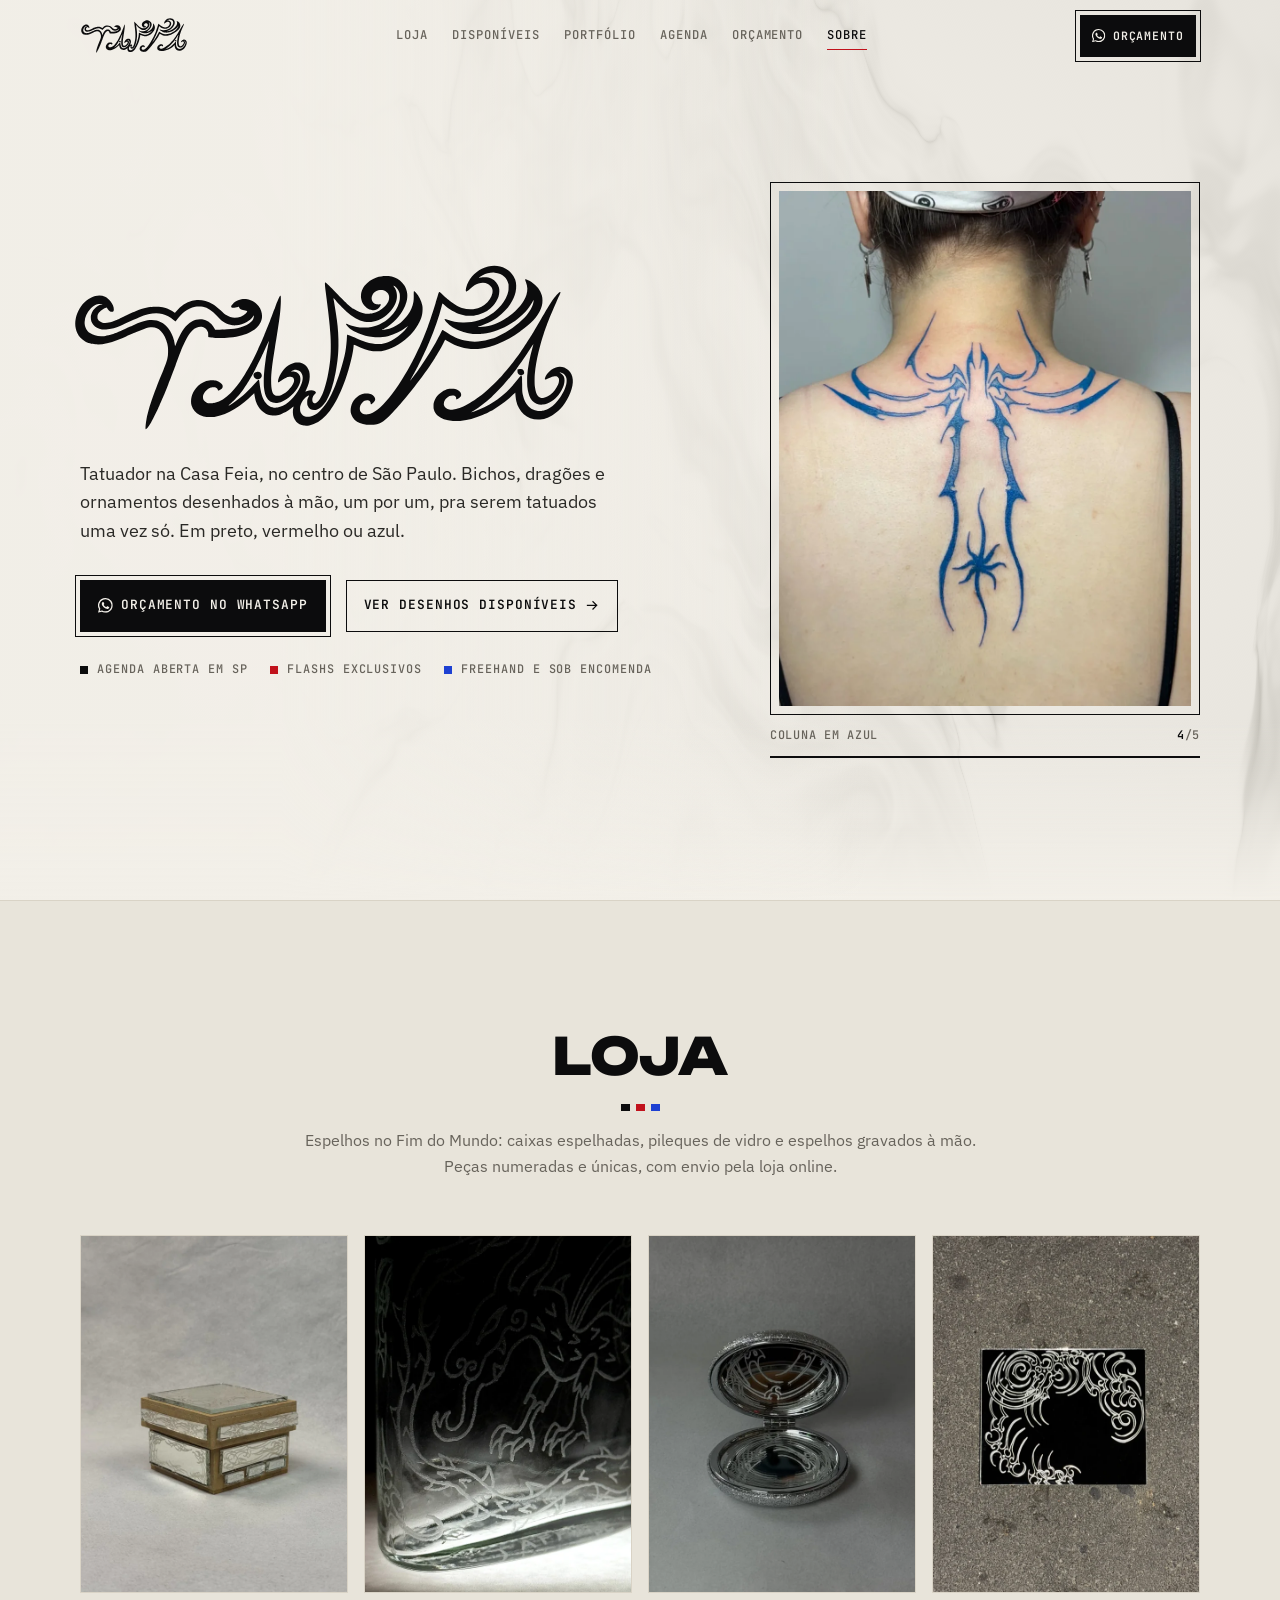
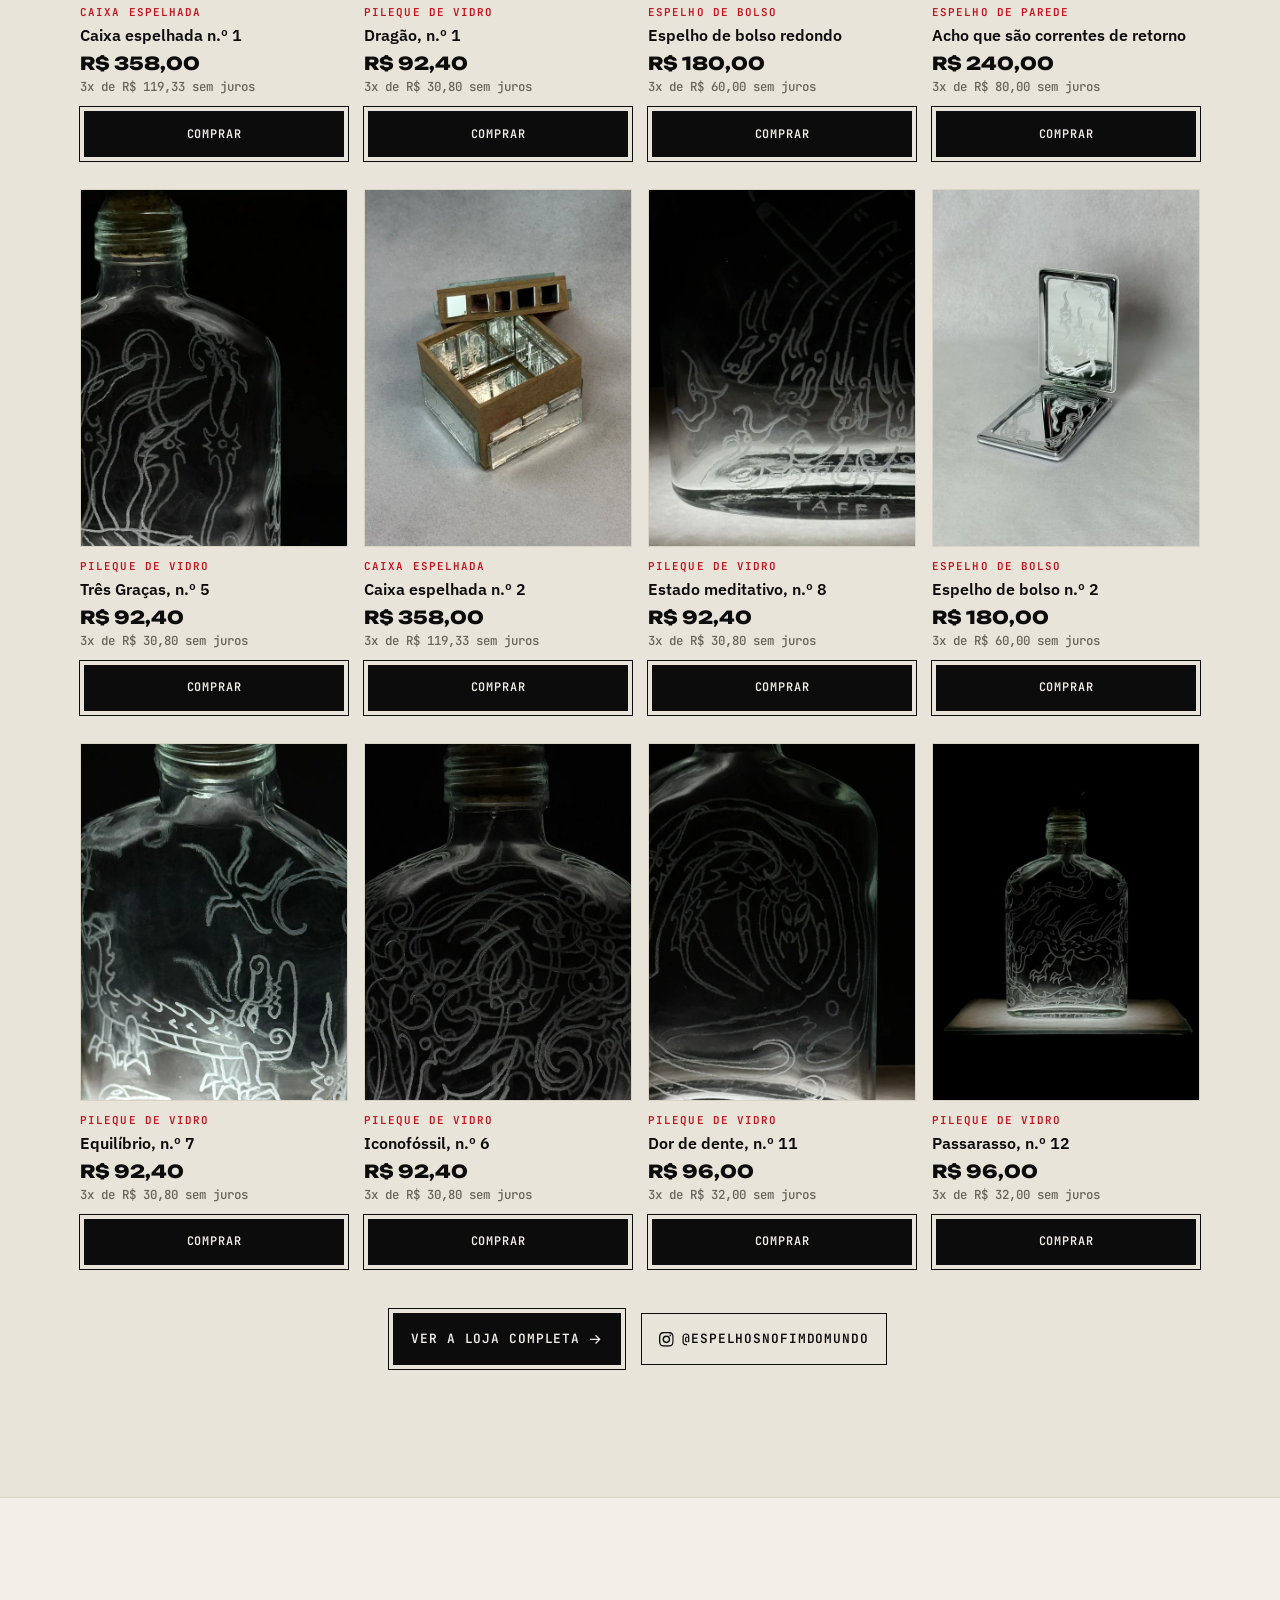
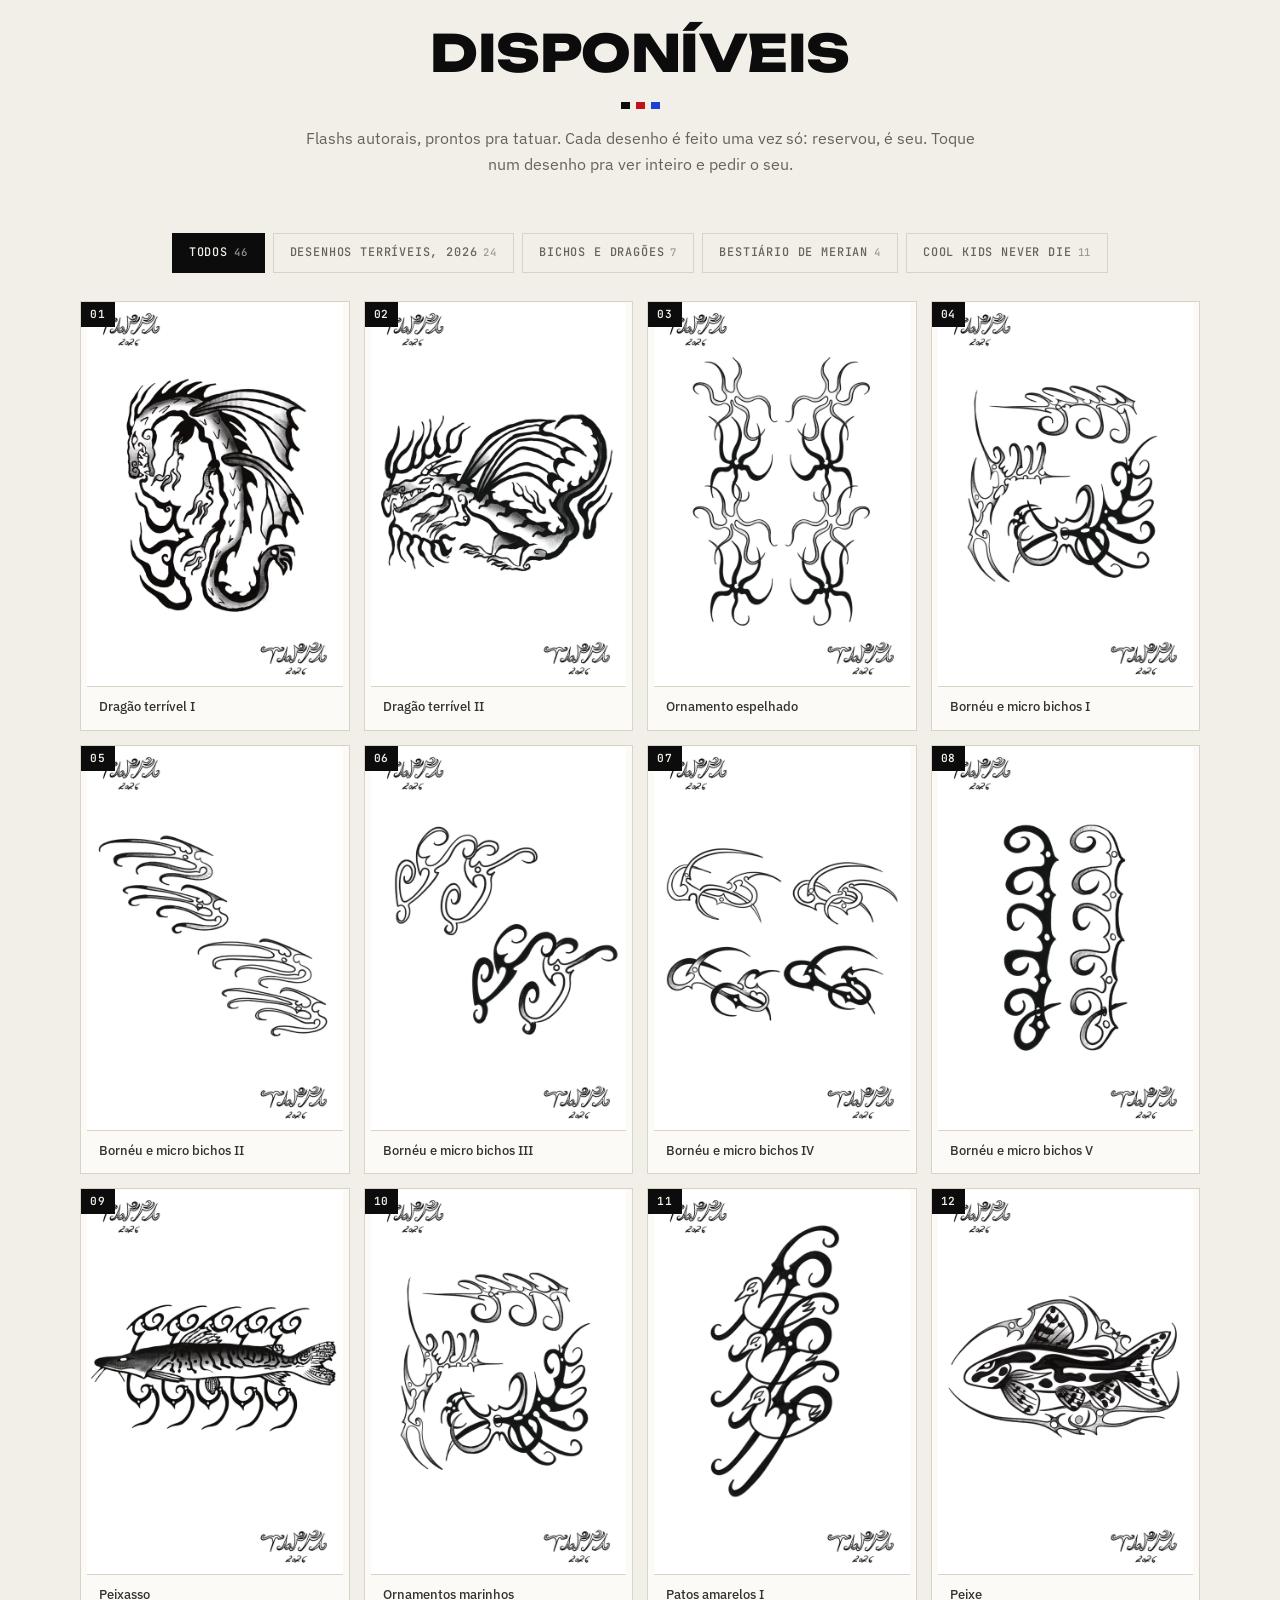
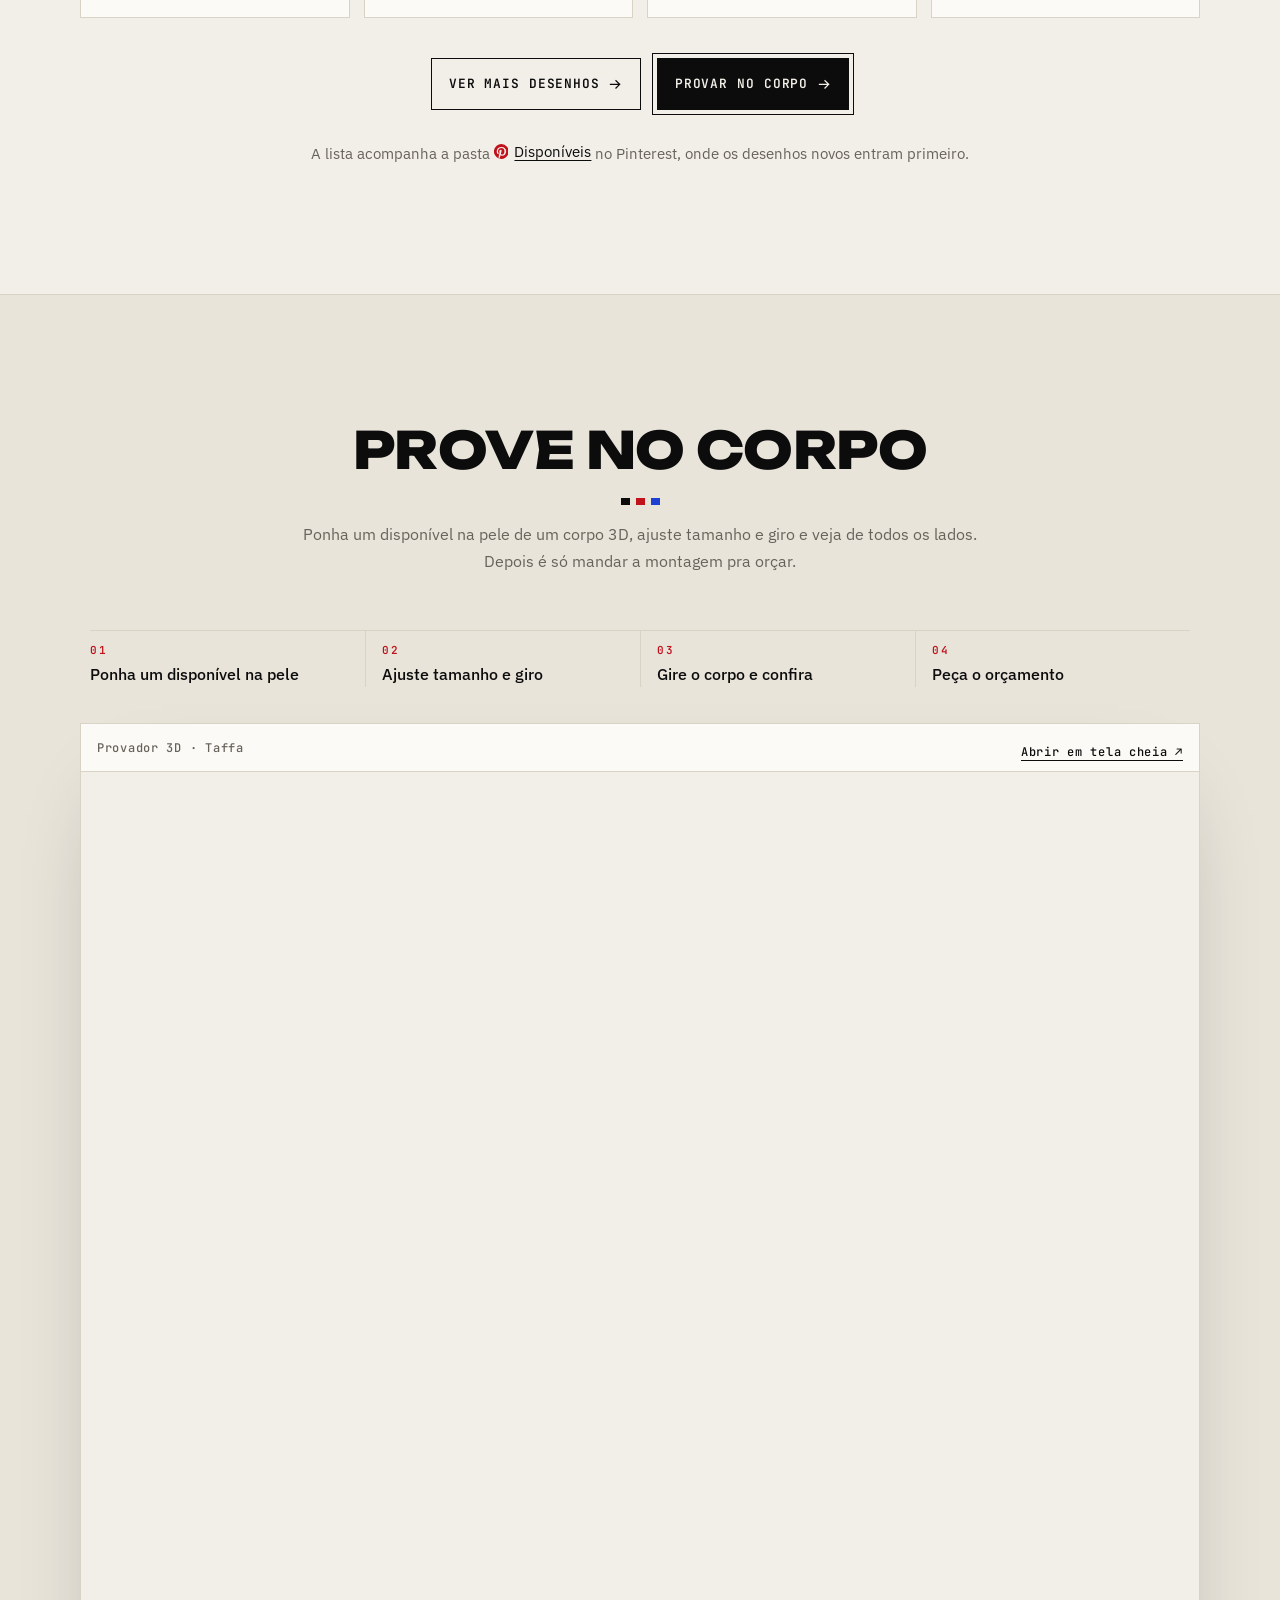
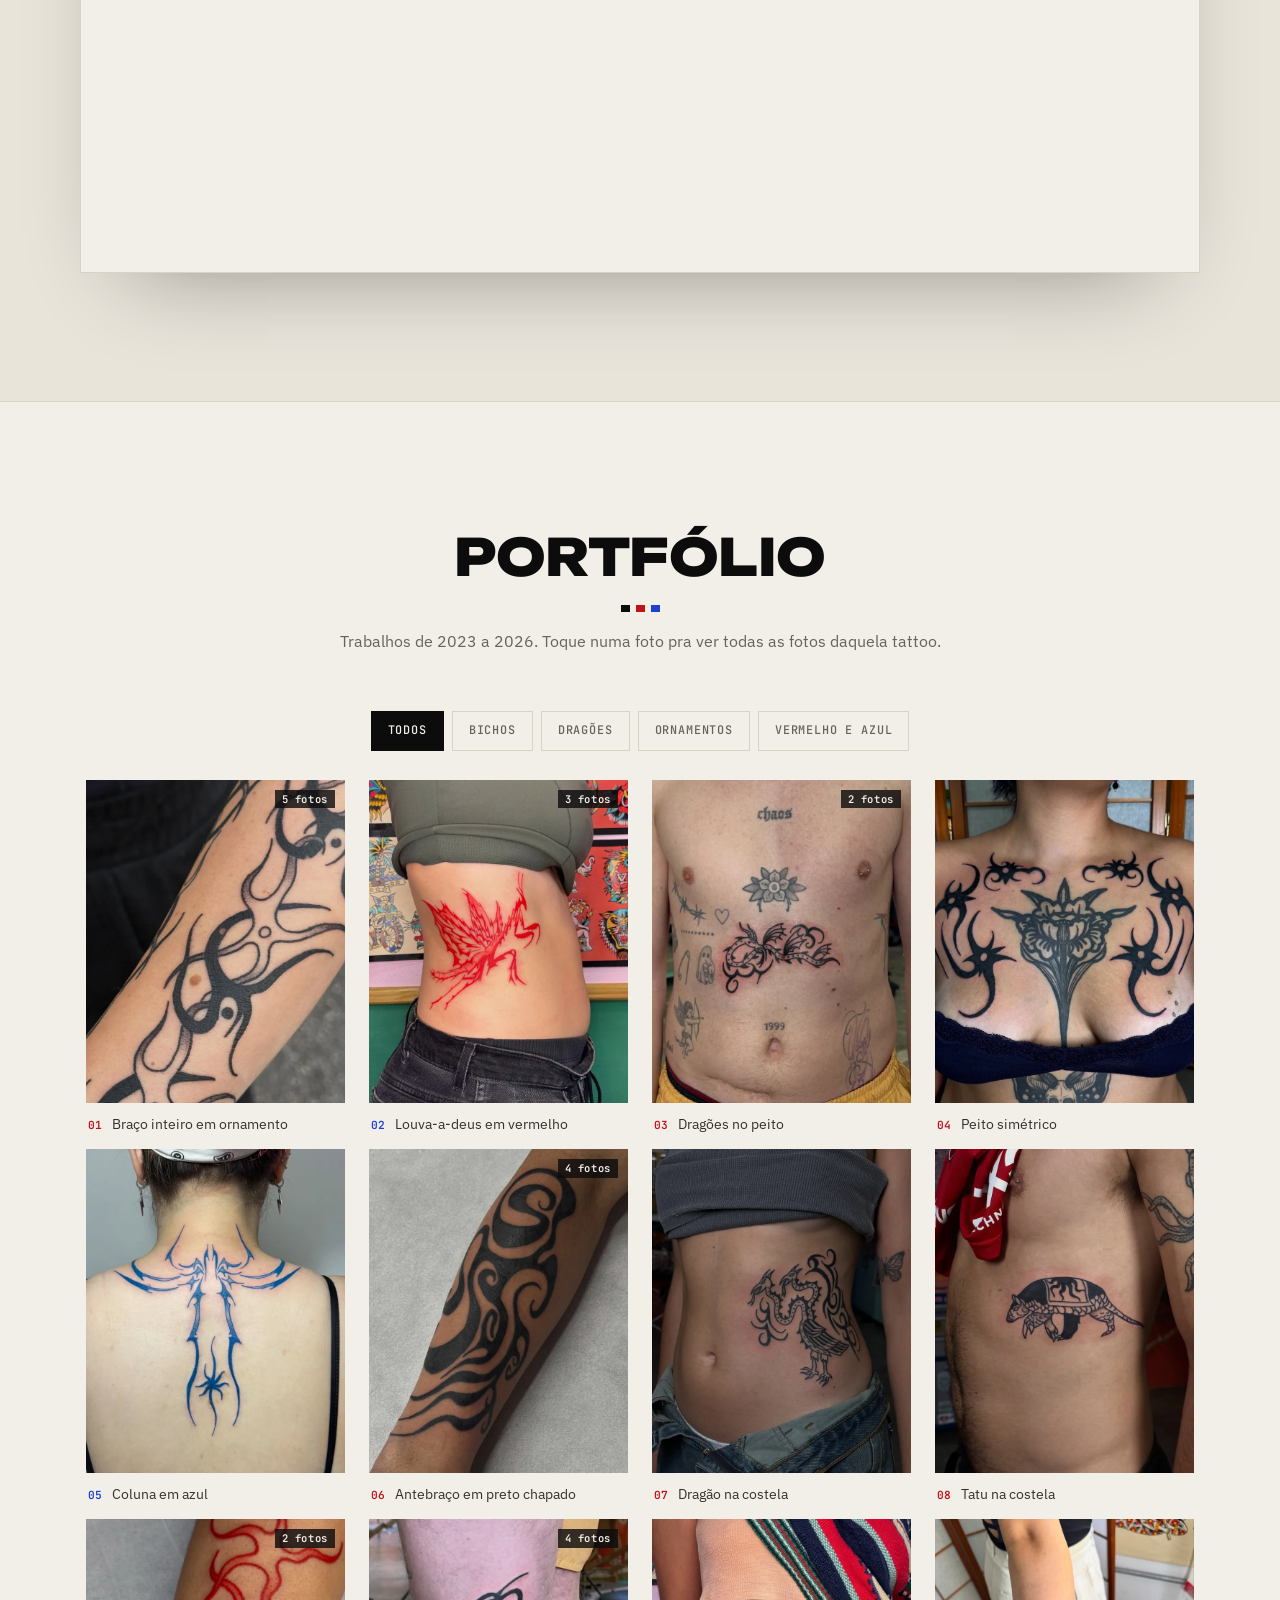
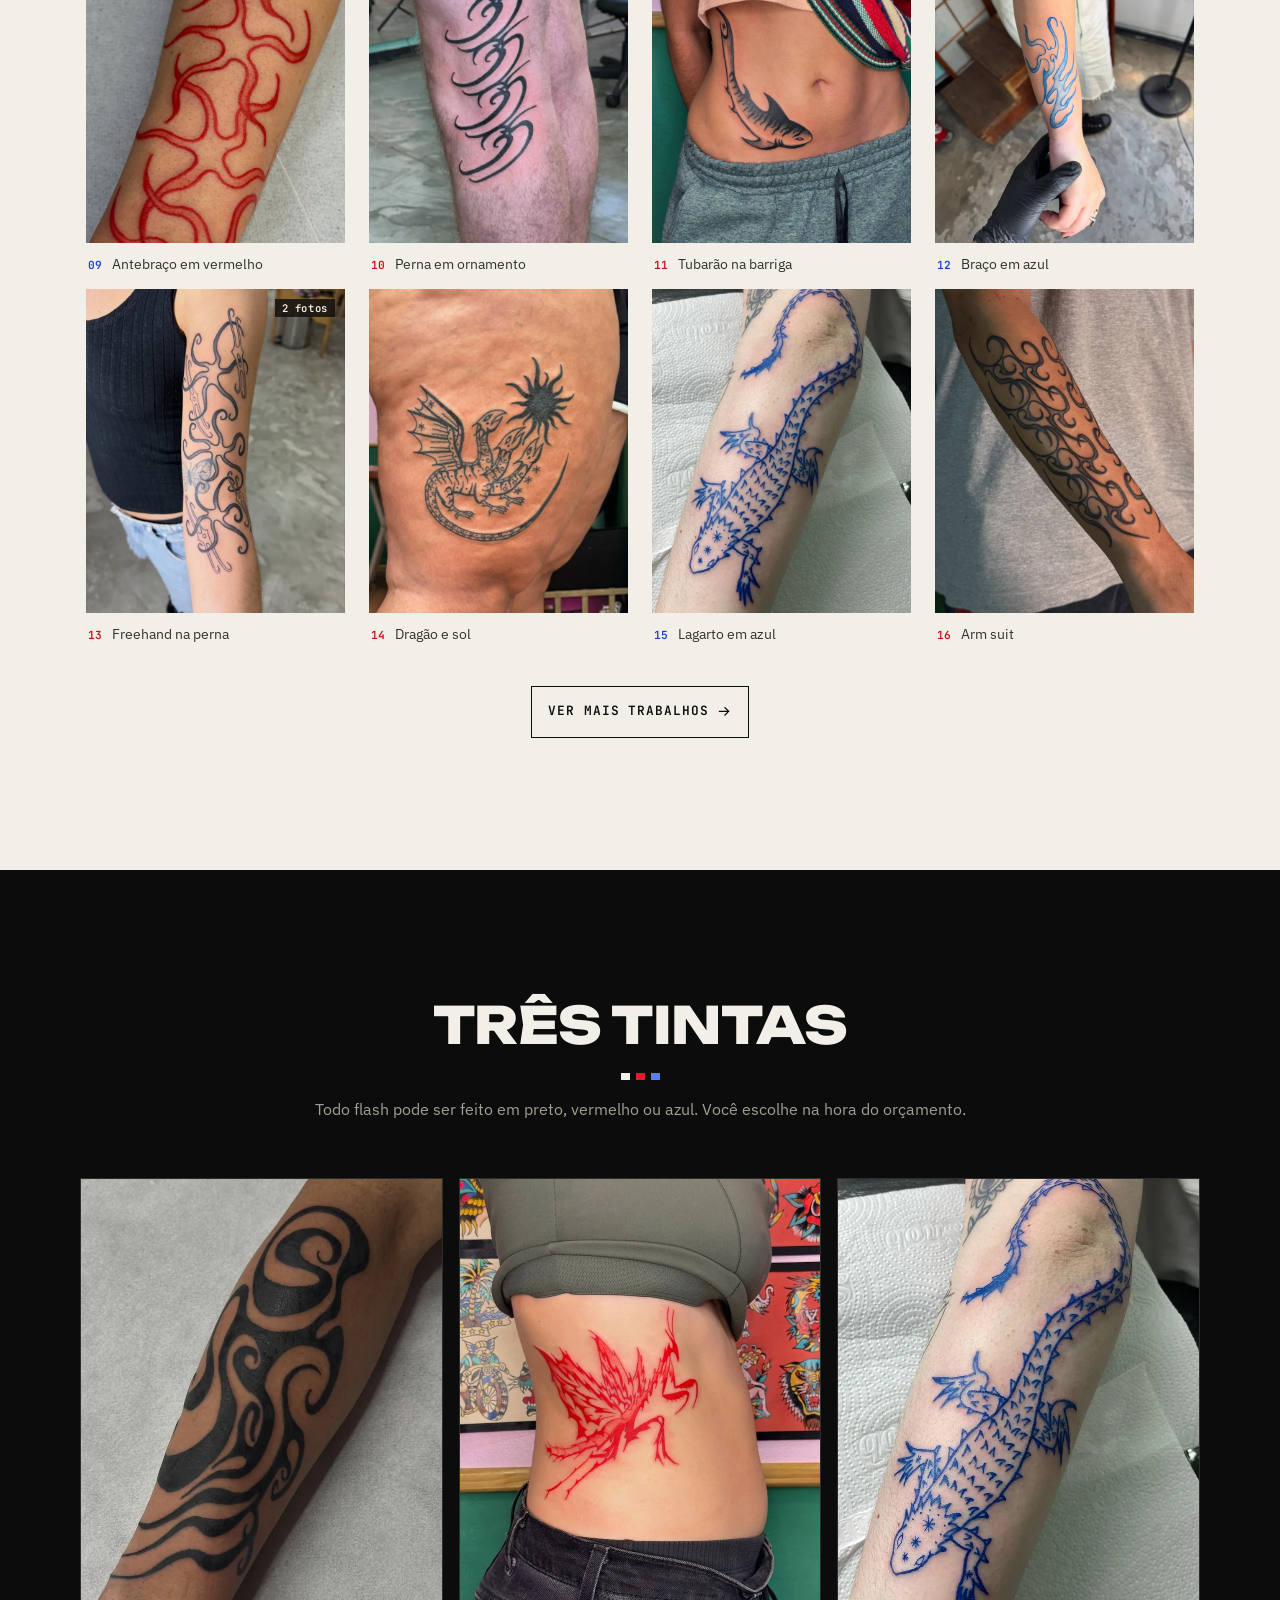
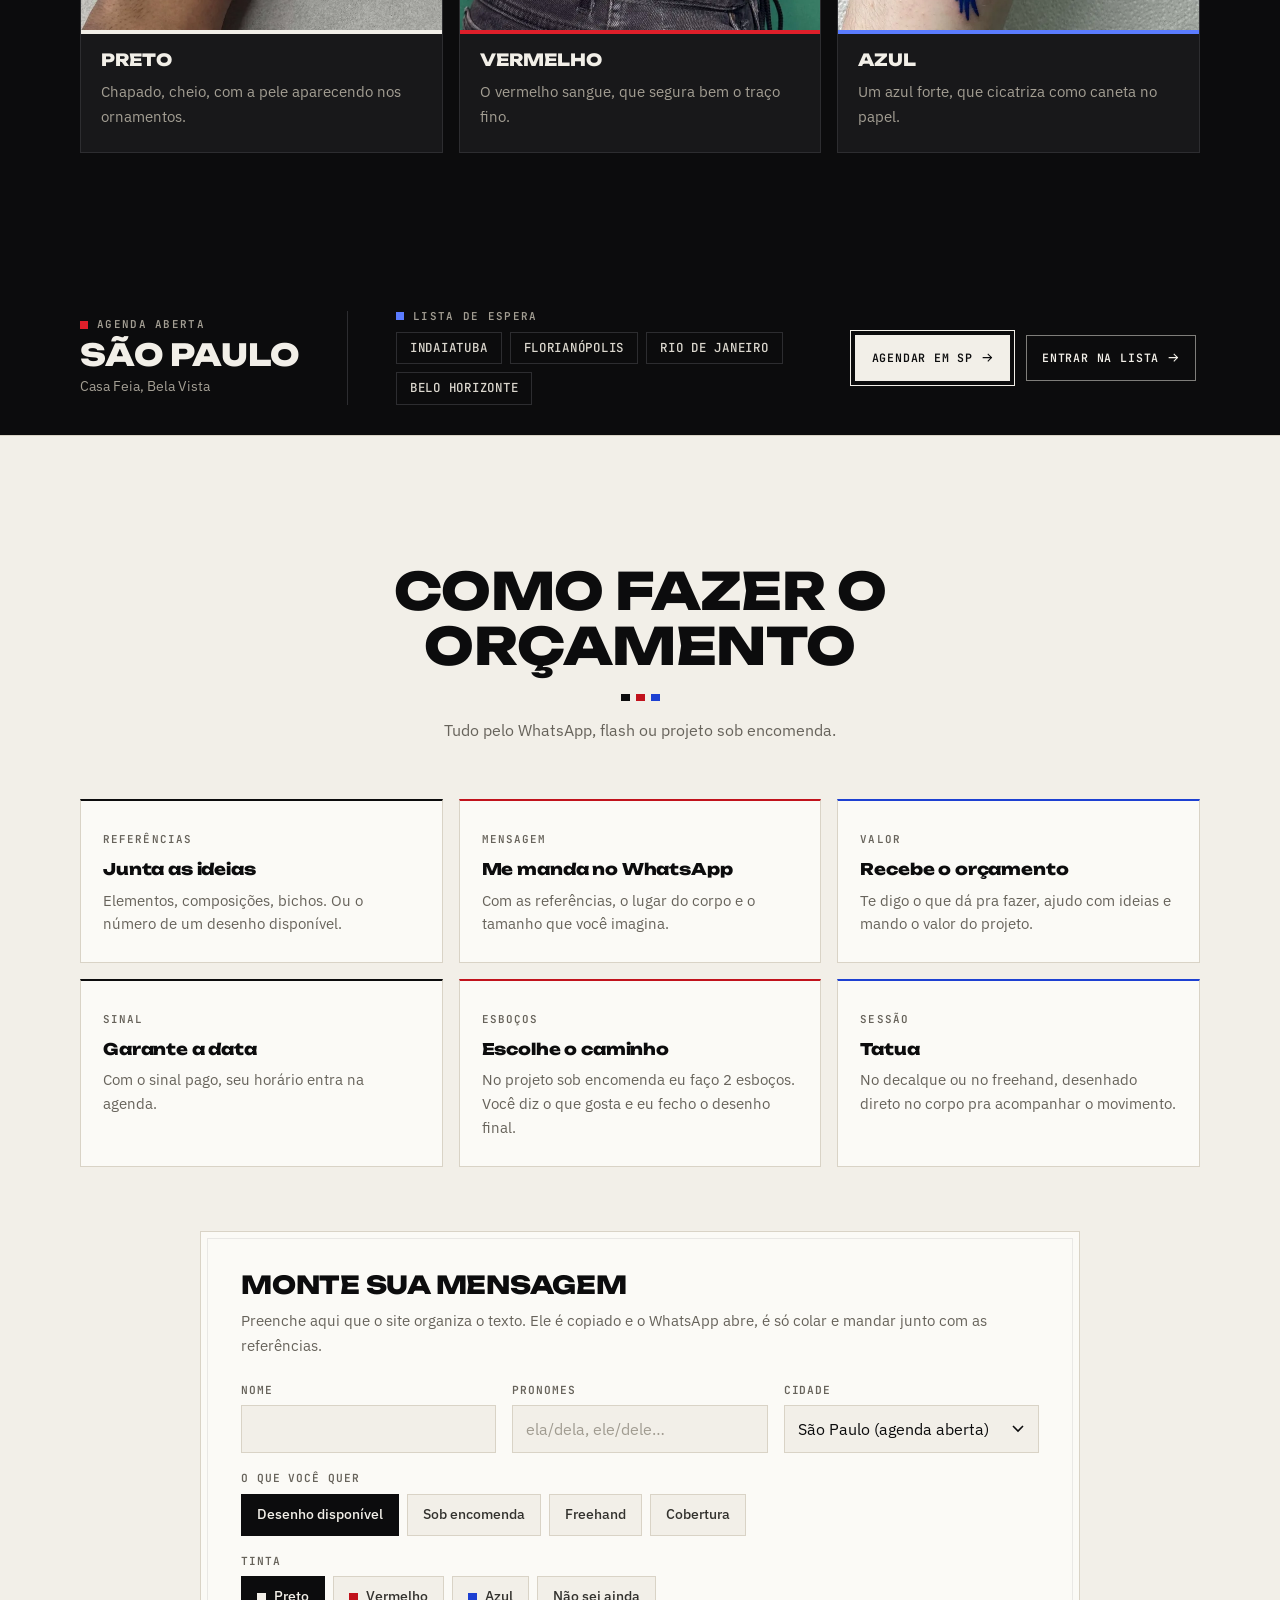
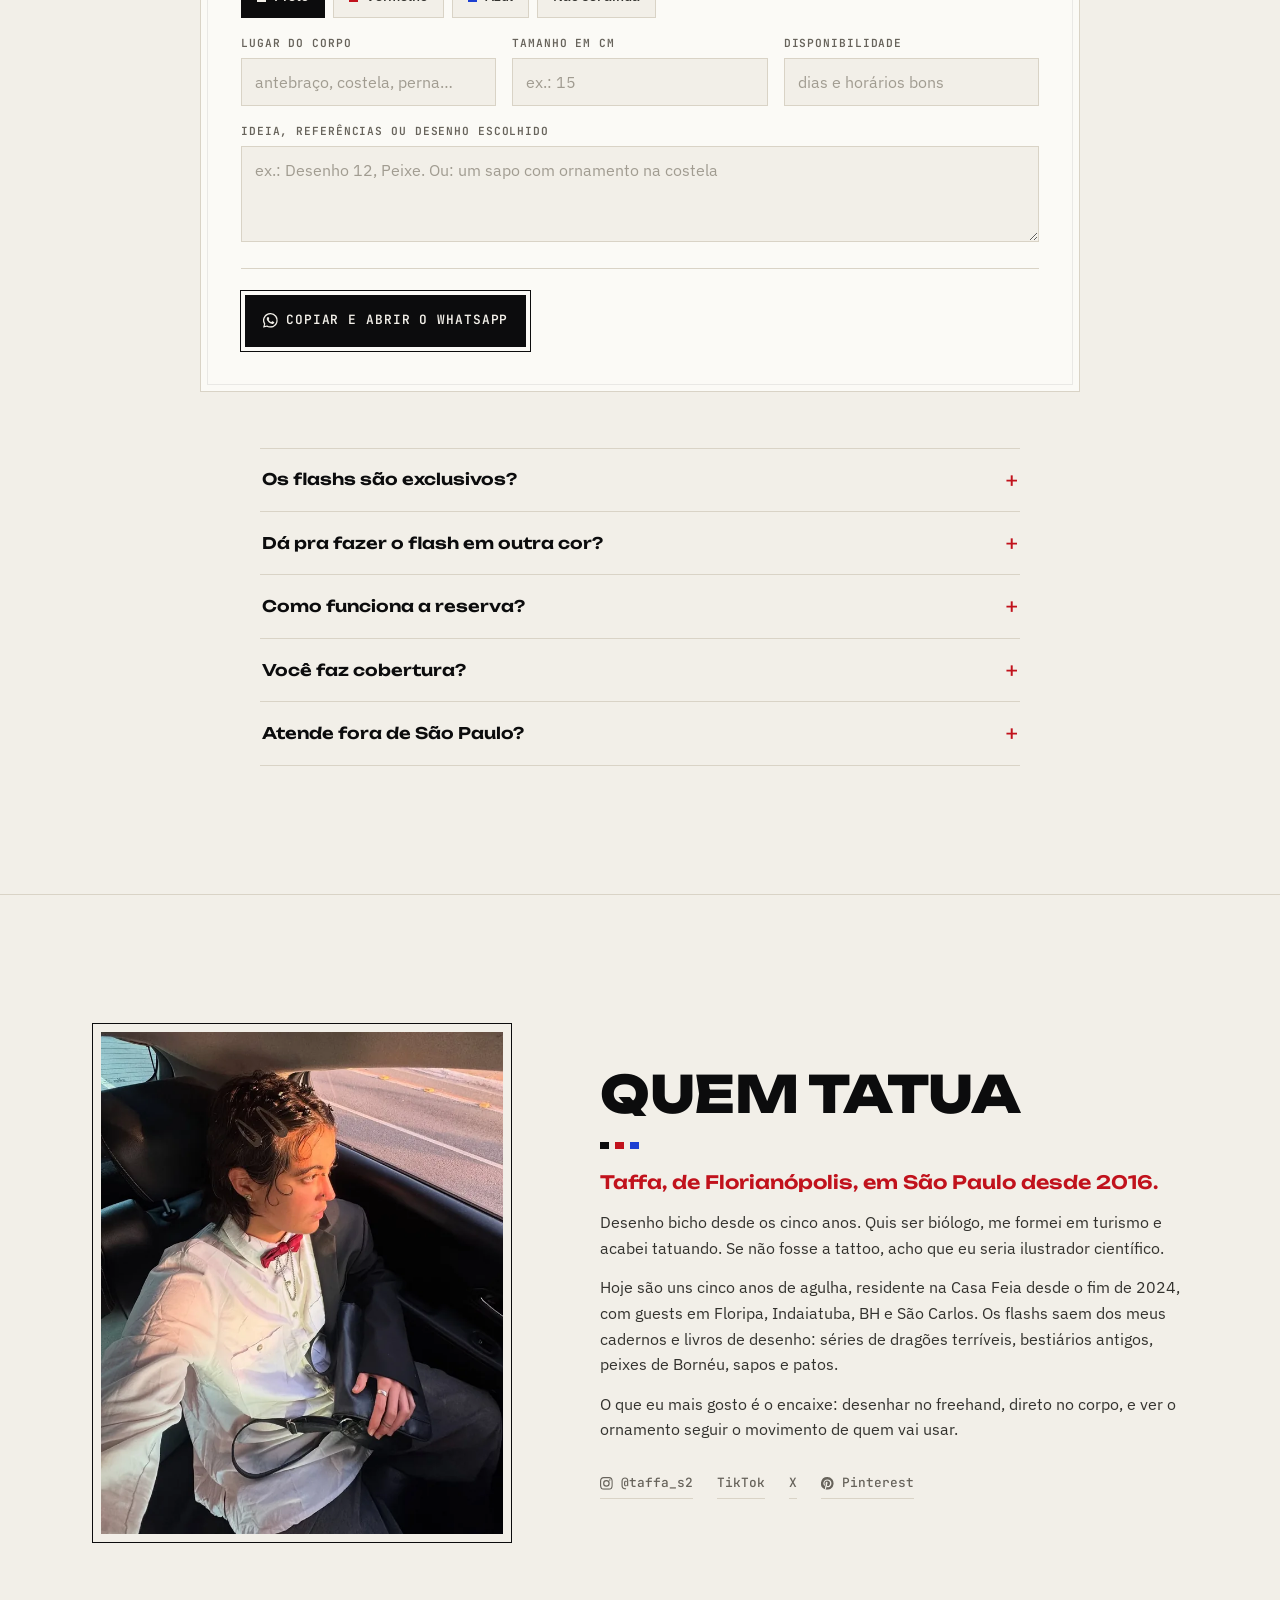
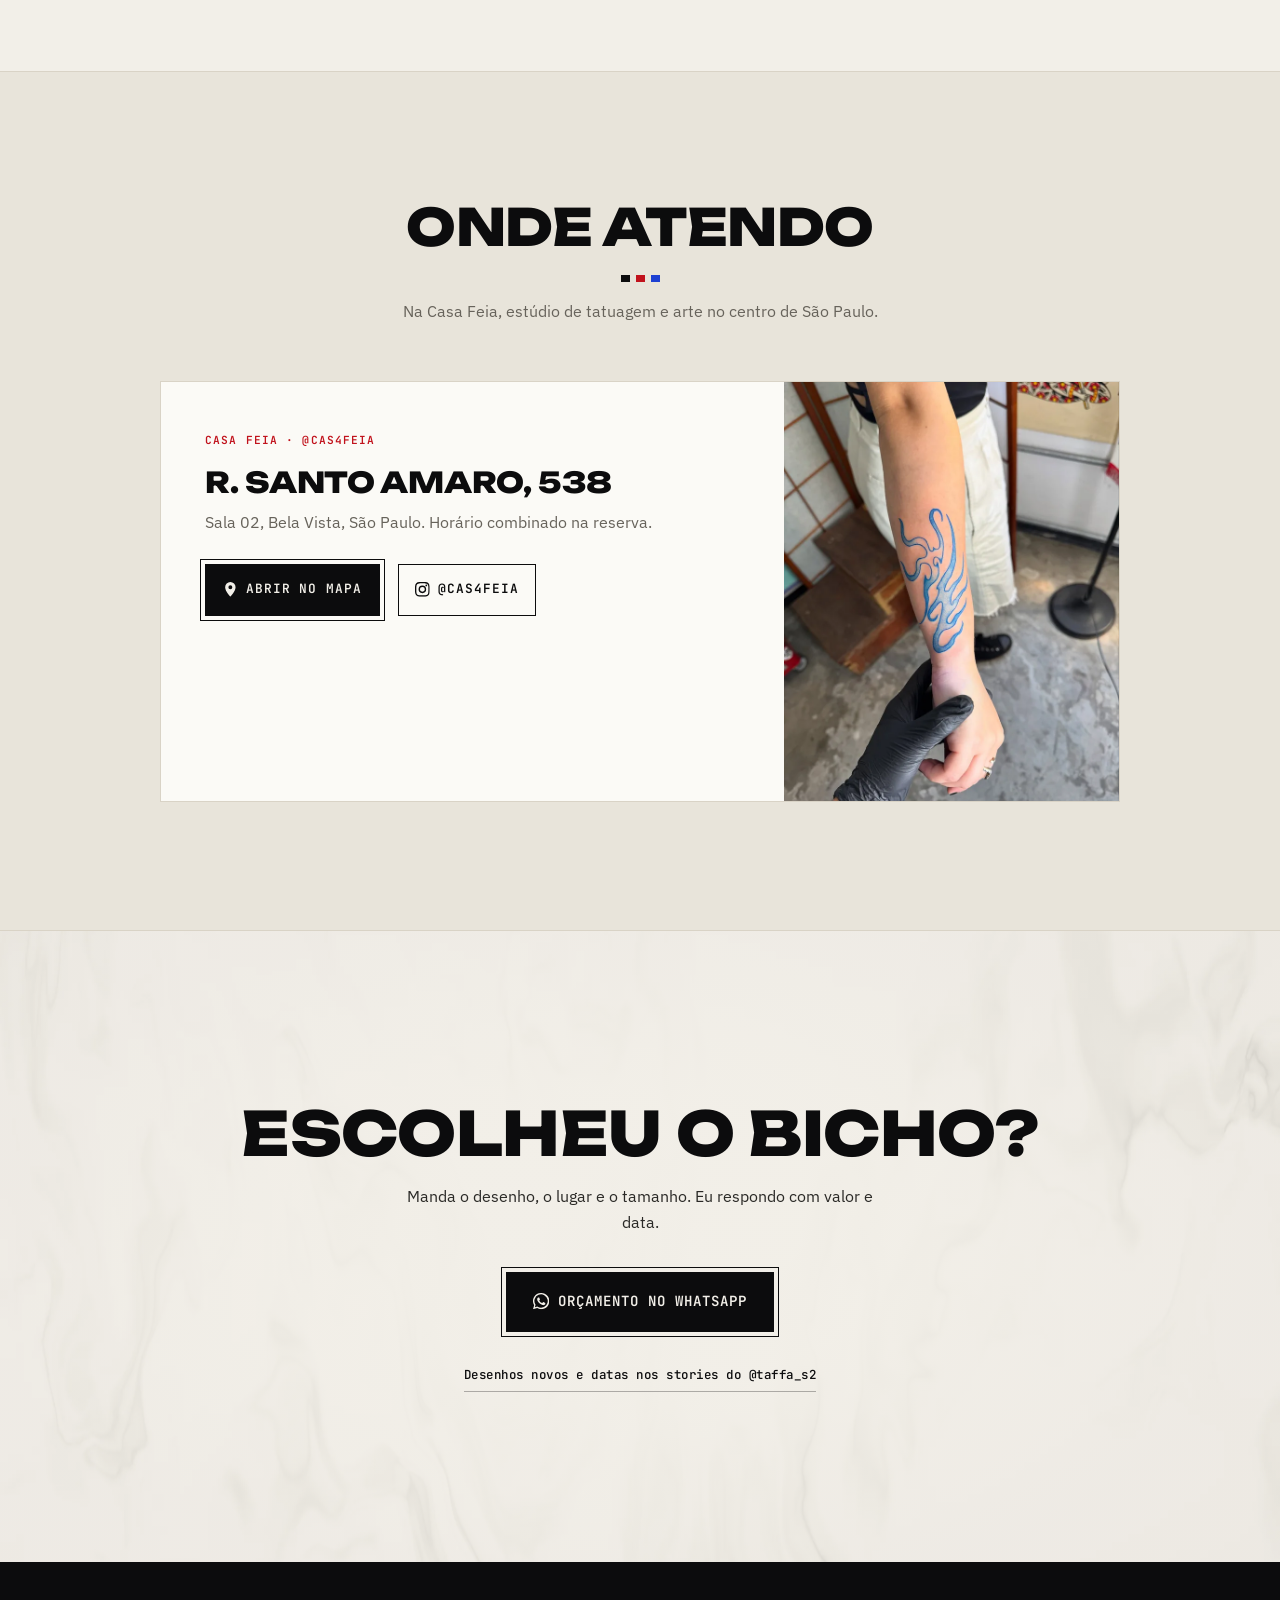
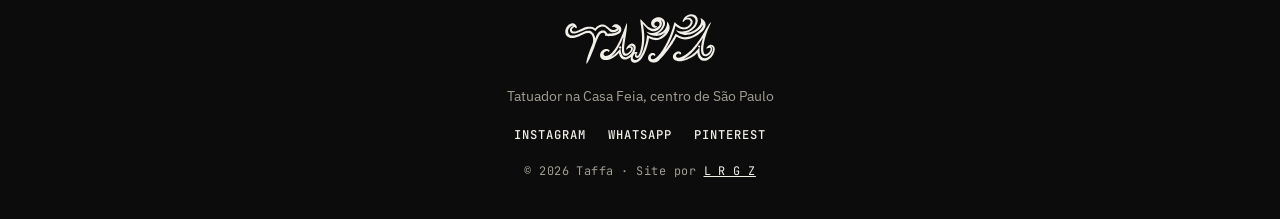
<file: index.html>
<!doctype html>
<html lang="pt-BR">
<head>
<meta charset="utf-8">
<meta name="viewport" content="width=device-width, initial-scale=1, viewport-fit=cover">
<title>Taffa · tatuador na Casa Feia, centro de São Paulo</title>
<meta name="description" content="Taffa (@taffa_s2), tatuador na Casa Feia, centro de São Paulo. Bichos, dragões e ornamentos desenhados à mão, em preto, vermelho ou azul. Flashs exclusivos e projetos sob encomenda.">
<meta name="robots" content="noindex">
<meta name="theme-color" content="#f2efe8">
<link rel="icon" href="favicon-32.png?v=4" sizes="32x32" type="image/png">
<link rel="icon" href="favicon-64.png?v=4" sizes="64x64" type="image/png">
<link rel="apple-touch-icon" href="apple-touch-icon.png?v=4">
<meta property="og:type" content="website">
<meta property="og:locale" content="pt_BR">
<meta property="og:title" content="Taffa · tatuador em São Paulo">
<meta property="og:description" content="Bichos, dragões e ornamentos em preto, vermelho ou azul. Agenda aberta em SP.">
<meta property="og:url" content="https://azeugral.github.io/taffa/">
<meta property="og:image" content="https://azeugral.github.io/taffa/og.jpg">
<meta property="og:image:width" content="1200">
<meta property="og:image:height" content="630">
<meta property="og:image:alt" content="Assinatura Taffa sobre marmorização de nanquim">
<meta name="twitter:card" content="summary_large_image">
<link rel="preconnect" href="https://fonts.googleapis.com">
<link rel="preconnect" href="https://fonts.gstatic.com" crossorigin>
<link href="https://fonts.googleapis.com/css2?family=Unbounded:wght@400;600;800&family=IBM+Plex+Sans:wght@400;500;600&family=JetBrains+Mono:wght@400;600&display=swap" rel="stylesheet">
<link rel="preload" as="image" href="assets/img/hero/1.webp">
<link rel="stylesheet" href="assets/css/site.css?v=9">
</head>
<body>
<svg width="0" height="0" style="position:absolute" aria-hidden="true">
  <symbol id="zap" viewBox="0 0 24 24"><path fill="currentColor" d="M12 0a11.9 11.9 0 0 0-10.3 18L0 24l6.2-1.6A12 12 0 1 0 12 0Zm0 21.8c-1.8 0-3.6-.5-5.1-1.4l-.4-.2-3.7 1 1-3.6-.2-.4A9.9 9.9 0 1 1 12 21.8Zm5.4-7.4c-.3-.1-1.8-.9-2-1-.3-.1-.5-.1-.7.2l-.9 1.1c-.2.2-.3.2-.6.1-1.6-.8-2.7-1.4-3.8-3.3-.3-.5.3-.5.8-1.6.1-.2 0-.4 0-.5l-.9-2.2c-.2-.6-.5-.5-.7-.5h-.6c-.2 0-.5.1-.8.4-.3.3-1 1-1 2.5s1.1 2.9 1.2 3.1c.1.2 2.1 3.2 5.1 4.5 1.9.8 2.7.9 3.6.7.6-.1 1.8-.7 2-1.4.2-.7.2-1.3.2-1.4-.1-.1-.3-.2-.6-.3Z"/></symbol>
  <symbol id="ig" viewBox="0 0 24 24"><path fill="currentColor" d="M12 2.2c3.2 0 3.6 0 4.8.1 3.2.1 4.8 1.7 4.9 4.9.1 1.3.1 1.6.1 4.8s0 3.6-.1 4.8c-.1 3.2-1.7 4.8-4.9 4.9-1.3.1-1.6.1-4.8.1s-3.6 0-4.8-.1c-3.3-.1-4.8-1.7-4.9-4.9C2.2 15.6 2.2 15.2 2.2 12s0-3.6.1-4.8C2.4 3.9 4 2.4 7.2 2.3 8.4 2.2 8.8 2.2 12 2.2ZM12 0C8.7 0 8.3 0 7.1.1 2.7.3.3 2.7.1 7.1 0 8.3 0 8.7 0 12s0 3.7.1 4.9c.2 4.4 2.6 6.8 7 7 1.2.1 1.6.1 4.9.1s3.7 0 4.9-.1c4.4-.2 6.8-2.6 7-7 .1-1.2.1-1.6.1-4.9s0-3.7-.1-4.9c-.2-4.4-2.6-6.8-7-7C15.7 0 15.3 0 12 0Zm0 5.8a6.2 6.2 0 1 0 0 12.4 6.2 6.2 0 0 0 0-12.4ZM12 16a4 4 0 1 1 0-8 4 4 0 0 1 0 8Zm6.4-11.8a1.4 1.4 0 1 0 0 2.9 1.4 1.4 0 0 0 0-2.9Z"/></symbol>
  <symbol id="pin" viewBox="0 0 24 24"><path fill="currentColor" d="M12 0a12 12 0 0 0-4.4 23.2c-.1-.9-.2-2.4 0-3.4l1.4-6s-.4-.7-.4-1.8c0-1.7 1-2.9 2.2-2.9 1 0 1.5.8 1.5 1.7 0 1-.7 2.6-1 4-.3 1.2.6 2.2 1.8 2.2 2.1 0 3.8-2.3 3.8-5.5 0-2.9-2.1-4.9-5-4.9-3.4 0-5.4 2.6-5.4 5.2 0 1 .4 2.1.9 2.7.1.1.1.2.1.4l-.3 1.4c-.1.2-.2.3-.4.2-1.5-.7-2.4-2.9-2.4-4.6 0-3.8 2.7-7.2 7.9-7.2 4.1 0 7.3 2.9 7.3 6.9 0 4.1-2.6 7.4-6.2 7.4-1.2 0-2.4-.6-2.7-1.4l-.8 2.8c-.3 1-1 2.3-1.5 3.1A12 12 0 1 0 12 0Z"/></symbol>
  <symbol id="seta" viewBox="0 0 24 24"><path d="M4 12h15m-6-6 6 6-6 6" fill="none" stroke="currentColor" stroke-width="2" stroke-linecap="square"/></symbol>
  <symbol id="local" viewBox="0 0 24 24"><path fill="currentColor" d="M12 0a8.5 8.5 0 0 0-8.5 8.5C3.5 15 12 24 12 24s8.5-9 8.5-15.5A8.5 8.5 0 0 0 12 0Zm0 11.7a3.2 3.2 0 1 1 0-6.4 3.2 3.2 0 0 1 0 6.4Z"/></symbol>
</svg>

<header class="nav" id="topo">
  <div class="nav-in">
    <a href="#inicio" class="nav-logo" aria-label="Taffa, início"><span class="logo-mask"></span></a>
    <nav class="nav-links" aria-label="Seções">
      <a href="#loja">Loja</a>
      <a href="#disponiveis">Disponíveis</a>
      <a href="#portfolio">Portfólio</a>
      <a href="#agenda">Agenda</a>
      <a href="#orcamento">Orçamento</a>
      <a href="#sobre">Sobre</a>
    </nav>
    <a class="btn btn-tinta btn-nav" href="https://wa.me/message/C4M2BNL5XI5LP1" target="_blank" rel="noopener"><svg><use href="#zap"/></svg><span>Orçamento</span></a>
    <button class="nav-menu" aria-label="Abrir menu" aria-expanded="false" aria-controls="menu"><span></span><span></span></button>
  </div>
</header>

<div class="menu" id="menu" hidden>
  <nav aria-label="Menu">
    <a href="#loja">Loja</a>
    <a href="#disponiveis">Disponíveis</a>
    <a href="#portfolio">Portfólio</a>
    <a href="#agenda">Agenda</a>
    <a href="#orcamento">Orçamento</a>
    <a href="#sobre">Sobre</a>
    <a href="#onde">Onde</a>
  </nav>
  <a class="btn btn-tinta" href="https://wa.me/message/C4M2BNL5XI5LP1" target="_blank" rel="noopener"><svg><use href="#zap"/></svg><span>Orçamento no WhatsApp</span></a>
  <a class="btn btn-linha" href="https://www.instagram.com/taffa_s2/" target="_blank" rel="noopener"><svg><use href="#ig"/></svg><span>@taffa_s2</span></a>
</div>

<main>
<section class="hero" id="inicio">
  <div class="hero-fundo" aria-hidden="true"><canvas class="fundo-gl"></canvas><video class="fundo-vid" muted loop playsinline preload="none"></video></div>
  <div class="hero-in">
    <div class="hero-txt">
      <h1 class="hero-logo"><span class="logo-mask"></span><span class="sr">Taffa</span></h1>
      <p class="hero-lead">Tatuador na Casa Feia, no centro de São Paulo. Bichos, dragões e ornamentos desenhados à mão, um por um, pra serem tatuados uma vez só. Em preto, vermelho ou azul.</p>
      <div class="hero-btns">
        <a class="btn btn-tinta" href="https://wa.me/message/C4M2BNL5XI5LP1" target="_blank" rel="noopener"><svg><use href="#zap"/></svg><span>Orçamento no WhatsApp</span></a>
        <a class="btn btn-linha" href="#disponiveis"><span>Ver desenhos disponíveis</span><svg><use href="#seta"/></svg></a>
      </div>
      <ul class="selos">
        <li><i class="t-preto"></i>Agenda aberta em SP</li>
        <li><i class="t-sangue"></i>Flashs exclusivos</li>
        <li><i class="t-cobalto"></i>Freehand e sob encomenda</li>
      </ul>
    </div>
    <figure class="hero-foto">
      <div class="hero-quadro">
        <img src="assets/img/hero/1.webp" alt="Braço inteiro em ornamento preto" width="900" height="1125" class="on">
        <img src="assets/img/hero/2.webp" alt="Louva-a-deus em vermelho na costela" width="900" height="1125" loading="lazy">
        <img src="assets/img/hero/3.webp" alt="Ornamento simétrico no peito" width="900" height="1125" loading="lazy">
        <img src="assets/img/hero/4.webp" alt="Ornamento em azul na coluna" width="900" height="1125" loading="lazy">
        <img src="assets/img/hero/5.webp" alt="Dragões no peito" width="900" height="1125" loading="lazy">
      </div>
      <figcaption><span class="hero-tit">Braço em ornamento</span><span class="hero-cont"><b>1</b>/5</span></figcaption>
      <div class="hero-barra" aria-hidden="true"><i></i></div>
    </figure>
  </div>
</section>

<section class="sec sec-papel" id="loja">
  <div class="sec-in">
    <header class="sec-cab">
      <h2>Loja</h2>
      <p>Espelhos no Fim do Mundo: caixas espelhadas, pileques de vidro e espelhos gravados à mão. Peças numeradas e únicas, com envio pela loja online.</p>
    </header>
    <!-- vitrine: assets/loja.json e assets/img/loja, gerados por tools/processar_loja.py a partir da loja Nuvemshop -->
    <ul class="produtos" id="produtos"></ul>
    <div class="loja-btns">
      <a class="btn btn-tinta" href="https://espelhosnofimdomundo.lojavirtualnuvem.com.br/produtos/" target="_blank" rel="noopener"><span>Ver a loja completa</span><svg><use href="#seta"/></svg></a>
      <a class="btn btn-linha" href="https://www.instagram.com/espelhosnofimdomundo/" target="_blank" rel="noopener"><svg><use href="#ig"/></svg><span>@espelhosnofimdomundo</span></a>
    </div>
  </div>
</section>

<section class="sec" id="disponiveis">
  <div class="sec-in">
    <header class="sec-cab">
      <h2>Disponíveis</h2>
      <p>Flashs autorais, prontos pra tatuar. Cada desenho é feito uma vez só: reservou, é seu. Toque num desenho pra ver inteiro e pedir o seu.</p>
    </header>
    <div class="filtros" role="tablist" aria-label="Filtrar por série" id="series">
      <button role="tab" aria-selected="true" data-s="todos">Todos</button>
    </div>
    <ul class="flash" id="flash"></ul>
    <div class="grade-mais"><button class="btn btn-linha" id="flash-mais"><span>Ver mais desenhos</span><svg><use href="#seta"/></svg></button><a class="btn btn-tinta" href="#provador"><span>Provar no corpo</span><svg><use href="#seta"/></svg></a></div>
    <p class="flash-nota">A lista acompanha a pasta <a href="https://br.pinterest.com/taffa_s2/dispon%C3%ADveis/" target="_blank" rel="noopener"><svg><use href="#pin"/></svg>Disponíveis</a> no Pinterest, onde os desenhos novos entram primeiro.</p>
  </div>
</section>

<section class="sec sec-papel" id="provador">
  <div class="sec-in">
    <header class="sec-cab">
      <h2>Prove no corpo</h2>
      <p>Ponha um disponível na pele de um corpo 3D, ajuste tamanho e giro e veja de todos os lados. Depois é só mandar a montagem pra orçar.</p>
    </header>
    <ul class="pv-roteiro">
      <li><b>Ponha um disponível na pele</b></li>
      <li><b>Ajuste tamanho e giro</b></li>
      <li><b>Gire o corpo e confira</b></li>
      <li><b>Peça o orçamento</b></li>
    </ul>
    <div class="pv-janela">
      <div class="pv-janela-barra">
        <span translate="no">Provador 3D · Taffa</span>
        <a href="https://lrgz-manequim.pages.dev/taffa/provador/" target="_blank" rel="noopener">Abrir em tela cheia ↗</a>
      </div>
      <iframe id="pv-janela" src="https://lrgz-manequim.pages.dev/taffa/provador/?vitrine=1" title="Provador 3D dos disponíveis" loading="lazy" allow="clipboard-write; web-share"></iframe>
    </div>
  </div>
</section>

<section class="sec" id="portfolio">
  <div class="sec-in">
    <header class="sec-cab">
      <h2>Portfólio</h2>
      <p>Trabalhos de 2023 a 2026. Toque numa foto pra ver todas as fotos daquela tattoo.</p>
    </header>
    <div class="filtros" role="tablist" aria-label="Filtrar por tema">
      <button role="tab" aria-selected="true" data-f="todos">Todos</button>
      <button role="tab" aria-selected="false" data-f="bichos">Bichos</button>
      <button role="tab" aria-selected="false" data-f="dragoes">Dragões</button>
      <button role="tab" aria-selected="false" data-f="ornamento">Ornamentos</button>
      <button role="tab" aria-selected="false" data-f="cor">Vermelho e azul</button>
    </div>
    <ul class="grade" id="grade"></ul>
    <div class="grade-mais"><button class="btn btn-linha" id="mais"><span>Ver mais trabalhos</span><svg><use href="#seta"/></svg></button></div>
  </div>
</section>

<section class="sec sec-tinta" id="tintas">
  <div class="sec-in">
    <header class="sec-cab">
      <h2>Três tintas</h2>
      <p>Todo flash pode ser feito em preto, vermelho ou azul. Você escolhe na hora do orçamento.</p>
    </header>
    <ul class="tintas">
      <li class="tinta tinta-preto"><img src="assets/img/obras/06.webp" alt="Antebraço em preto chapado" loading="lazy" width="720" height="900"><div><b>Preto</b><span>Chapado, cheio, com a pele aparecendo nos ornamentos.</span></div></li>
      <li class="tinta tinta-sangue"><img src="assets/img/obras/02.webp" alt="Louva-a-deus em vermelho" loading="lazy" width="720" height="900"><div><b>Vermelho</b><span>O vermelho sangue, que segura bem o traço fino.</span></div></li>
      <li class="tinta tinta-cobalto"><img src="assets/img/obras/15.webp" alt="Lagarto em azul" loading="lazy" width="720" height="900"><div><b>Azul</b><span>Um azul forte, que cicatriza como caneta no papel.</span></div></li>
    </ul>
  </div>
</section>

<section class="agenda" id="agenda" aria-label="Agenda">
  <div class="agenda-in">
    <div class="agenda-aberta">
      <span class="agenda-tag">Agenda aberta</span>
      <b>São Paulo</b>
      <small>Casa Feia, Bela Vista</small>
    </div>
    <div class="agenda-espera">
      <span class="agenda-tag">Lista de espera</span>
      <ul>
        <li>Indaiatuba</li>
        <li>Florianópolis</li>
        <li>Rio de Janeiro</li>
        <li>Belo Horizonte</li>
      </ul>
    </div>
    <div class="agenda-btns">
      <a class="btn btn-papel" href="#orcamento" data-cidade="São Paulo"><span>Agendar em SP</span><svg><use href="#seta"/></svg></a>
      <a class="btn btn-linha-cl" href="#orcamento" data-cidade="lista"><span>Entrar na lista</span><svg><use href="#seta"/></svg></a>
    </div>
  </div>
</section>

<section class="sec" id="orcamento">
  <div class="sec-in">
    <header class="sec-cab">
      <h2>Como fazer o orçamento</h2>
      <p>Tudo pelo WhatsApp, flash ou projeto sob encomenda.</p>
    </header>
    <ol class="passos">
      <li><span class="passo-tag">Referências</span><h3>Junta as ideias</h3><p>Elementos, composições, bichos. Ou o número de um desenho disponível.</p></li>
      <li><span class="passo-tag">Mensagem</span><h3>Me manda no WhatsApp</h3><p>Com as referências, o lugar do corpo e o tamanho que você imagina.</p></li>
      <li><span class="passo-tag">Valor</span><h3>Recebe o orçamento</h3><p>Te digo o que dá pra fazer, ajudo com ideias e mando o valor do projeto.</p></li>
      <li><span class="passo-tag">Sinal</span><h3>Garante a data</h3><p>Com o sinal pago, seu horário entra na agenda.</p></li>
      <li><span class="passo-tag">Esboços</span><h3>Escolhe o caminho</h3><p>No projeto sob encomenda eu faço 2 esboços. Você diz o que gosta e eu fecho o desenho final.</p></li>
      <li><span class="passo-tag">Sessão</span><h3>Tatua</h3><p>No decalque ou no freehand, desenhado direto no corpo pra acompanhar o movimento.</p></li>
    </ol>

    <form class="msg" id="msg" novalidate>
      <div class="msg-cab">
        <h3>Monte sua mensagem</h3>
        <p>Preenche aqui que o site organiza o texto. Ele é copiado e o WhatsApp abre, é só colar e mandar junto com as referências.</p>
      </div>
      <div class="msg-campos">
        <label class="campo"><span>Nome</span><input name="nome" autocomplete="given-name" required></label>
        <label class="campo"><span>Pronomes</span><input name="pronomes" placeholder="ela/dela, ele/dele…"></label>
        <label class="campo"><span>Cidade</span>
          <select name="cidade">
            <option>São Paulo (agenda aberta)</option>
            <option>Indaiatuba (lista de espera)</option>
            <option>Florianópolis (lista de espera)</option>
            <option>Rio de Janeiro (lista de espera)</option>
            <option>Belo Horizonte (lista de espera)</option>
          </select>
        </label>
        <fieldset class="campo campo-largo">
          <legend>O que você quer</legend>
          <div class="chips">
            <label class="chip"><input type="radio" name="tipo" value="Um desenho disponível" checked><span>Desenho disponível</span></label>
            <label class="chip"><input type="radio" name="tipo" value="Projeto sob encomenda"><span>Sob encomenda</span></label>
            <label class="chip"><input type="radio" name="tipo" value="Projeto no freehand"><span>Freehand</span></label>
            <label class="chip"><input type="radio" name="tipo" value="Cobertura"><span>Cobertura</span></label>
          </div>
        </fieldset>
        <fieldset class="campo campo-largo">
          <legend>Tinta</legend>
          <div class="chips">
            <label class="chip chip-preto"><input type="radio" name="cor" value="Preto" checked><span><i></i>Preto</span></label>
            <label class="chip chip-sangue"><input type="radio" name="cor" value="Vermelho"><span><i></i>Vermelho</span></label>
            <label class="chip chip-cobalto"><input type="radio" name="cor" value="Azul"><span><i></i>Azul</span></label>
            <label class="chip"><input type="radio" name="cor" value="Ainda não sei"><span>Não sei ainda</span></label>
          </div>
        </fieldset>
        <label class="campo"><span>Lugar do corpo</span><input name="local" placeholder="antebraço, costela, perna…"></label>
        <label class="campo"><span>Tamanho em cm</span><input name="tamanho" inputmode="numeric" placeholder="ex.: 15"></label>
        <label class="campo"><span>Disponibilidade</span><input name="dias" placeholder="dias e horários bons"></label>
        <label class="campo campo-largo"><span>Ideia, referências ou desenho escolhido</span><textarea name="ideia" rows="3" placeholder="ex.: Desenho 12, Peixe. Ou: um sapo com ornamento na costela"></textarea></label>
      </div>
      <div class="msg-fim">
        <button class="btn btn-tinta" type="submit"><svg><use href="#zap"/></svg><span>Copiar e abrir o WhatsApp</span></button>
        <p class="msg-aviso" role="status"></p>
      </div>
      <pre class="msg-texto" hidden></pre>
    </form>

    <div class="faq">
      <details><summary>Os flashs são exclusivos?</summary><p>São. Cada desenho disponível é tatuado uma vez só. Quando alguém reserva, ele sai da lista.</p></details>
      <details><summary>Dá pra fazer o flash em outra cor?</summary><p>Dá. Todos os flashs podem ser feitos em preto, vermelho ou azul.</p></details>
      <details><summary>Como funciona a reserva?</summary><p>A data e o desenho ficam garantidos depois do pagamento do sinal. O valor do sinal vem junto com o orçamento.</p></details>
      <details><summary>Você faz cobertura?</summary><p>Faço. Manda uma foto da tattoo antiga junto com a mensagem, que eu te digo o que dá pra fazer por cima.</p></details>
      <details><summary>Atende fora de São Paulo?</summary><p>Atendo em datas de guest. Indaiatuba, Florianópolis, Rio e BH estão com lista de espera: escolhe a cidade no formulário que eu te aviso quando abrir.</p></details>
    </div>
  </div>
</section>

<section class="sec" id="sobre">
  <div class="sec-in sobre">
    <figure class="sobre-foto"><img src="assets/img/taffa.webp" alt="Taffa sentado no estúdio" loading="lazy" width="720" height="900"></figure>
    <div class="sobre-txt">
      <h2>Quem tatua</h2>
      <p class="sobre-nome">Taffa, de Florianópolis, em São Paulo desde 2016.</p>
      <p>Desenho bicho desde os cinco anos. Quis ser biólogo, me formei em turismo e acabei tatuando. Se não fosse a tattoo, acho que eu seria ilustrador científico.</p>
      <p>Hoje são uns cinco anos de agulha, residente na Casa Feia desde o fim de 2024, com guests em Floripa, Indaiatuba, BH e São Carlos. Os flashs saem dos meus cadernos e livros de desenho: séries de dragões terríveis, bestiários antigos, peixes de Bornéu, sapos e patos.</p>
      <p>O que eu mais gosto é o encaixe: desenhar no freehand, direto no corpo, e ver o ornamento seguir o movimento de quem vai usar.</p>
      <div class="sobre-links">
        <a href="https://www.instagram.com/taffa_s2/" target="_blank" rel="noopener"><svg><use href="#ig"/></svg>@taffa_s2</a>
        <a href="https://www.tiktok.com/@taffa_s2" target="_blank" rel="noopener">TikTok</a>
        <a href="https://x.com/taffa_s2" target="_blank" rel="noopener">X</a>
        <a href="https://br.pinterest.com/taffa_s2/" target="_blank" rel="noopener"><svg><use href="#pin"/></svg>Pinterest</a>
      </div>
    </div>
  </div>
</section>

<section class="sec sec-papel" id="onde">
  <div class="sec-in">
    <header class="sec-cab">
      <h2>Onde atendo</h2>
      <p>Na Casa Feia, estúdio de tatuagem e arte no centro de São Paulo.</p>
    </header>
    <div class="local">
      <div class="local-txt">
        <span class="local-tag">Casa Feia · @cas4feia</span>
        <h3>R. Santo Amaro, 538</h3>
        <p>Sala 02, Bela Vista, São Paulo. Horário combinado na reserva.</p>
        <div class="local-btns">
          <a class="btn btn-tinta" href="https://maps.app.goo.gl/1dLyXZeyKdwy3nkT8" target="_blank" rel="noopener"><svg><use href="#local"/></svg><span>Abrir no mapa</span></a>
          <a class="btn btn-linha" href="https://www.instagram.com/cas4feia/" target="_blank" rel="noopener"><svg><use href="#ig"/></svg><span>@cas4feia</span></a>
        </div>
      </div>
      <img class="local-foto" src="assets/img/obras/12.webp" alt="Braço em azul" loading="lazy" width="720" height="900">
    </div>
  </div>
</section>

<section class="fim">
  <div class="fim-fundo" aria-hidden="true"><video class="fundo-vid" muted loop playsinline preload="none" data-src="assets/video/fumaca-deitado.mp4"></video></div>
  <div class="fim-in">
    <h2>Escolheu o bicho?</h2>
    <p>Manda o desenho, o lugar e o tamanho. Eu respondo com valor e data.</p>
    <a class="btn btn-tinta btn-g" href="https://wa.me/message/C4M2BNL5XI5LP1" target="_blank" rel="noopener"><svg><use href="#zap"/></svg><span>Orçamento no WhatsApp</span></a>
    <a class="fim-ig" href="https://www.instagram.com/taffa_s2/" target="_blank" rel="noopener">Desenhos novos e datas nos stories do @taffa_s2</a>
  </div>
</section>
</main>

<footer class="rodape">
  <div class="rodape-in">
    <span class="logo-mask rodape-logo" aria-hidden="true"></span>
    <p>Tatuador na Casa Feia, centro de São Paulo</p>
    <div class="rodape-links">
      <a href="https://www.instagram.com/taffa_s2/" target="_blank" rel="noopener">Instagram</a>
      <a href="https://wa.me/message/C4M2BNL5XI5LP1" target="_blank" rel="noopener">WhatsApp</a>
      <a href="https://br.pinterest.com/taffa_s2/dispon%C3%ADveis/" target="_blank" rel="noopener">Pinterest</a>
    </div>
    <p class="assina">© 2026 Taffa · Site por <a href="https://lrgz.com.br" target="_blank" rel="noopener">L R G Z</a></p>
  </div>
</footer>

<a class="barra-zap" href="https://wa.me/message/C4M2BNL5XI5LP1" target="_blank" rel="noopener"><svg><use href="#zap"/></svg>Orçamento no WhatsApp</a>

<div class="galeria" id="galeria" hidden role="dialog" aria-modal="true" aria-label="Fotos">
  <button class="gal-fechar" aria-label="Fechar">×</button>
  <button class="gal-seta gal-ant" aria-label="Anterior"><svg><use href="#seta"/></svg></button>
  <figure class="gal-fig"><img alt=""><figcaption><span class="gal-tit"></span><span class="gal-cont"></span><a class="gal-ig" target="_blank" rel="noopener">Ver no Instagram</a><button class="gal-quero btn btn-sangue" hidden><svg><use href="#zap"/></svg><span>Quero este desenho</span></button></figcaption></figure>
  <button class="gal-seta gal-prox" aria-label="Próxima"><svg><use href="#seta"/></svg></button>
</div>

<script src="assets/js/fumaca.js?v=2" defer></script>
<script src="assets/js/site.js?v=4" defer></script>
<script src="assets/js/janela-provador.js?v=2" defer></script>
</body>
</html>
</file>
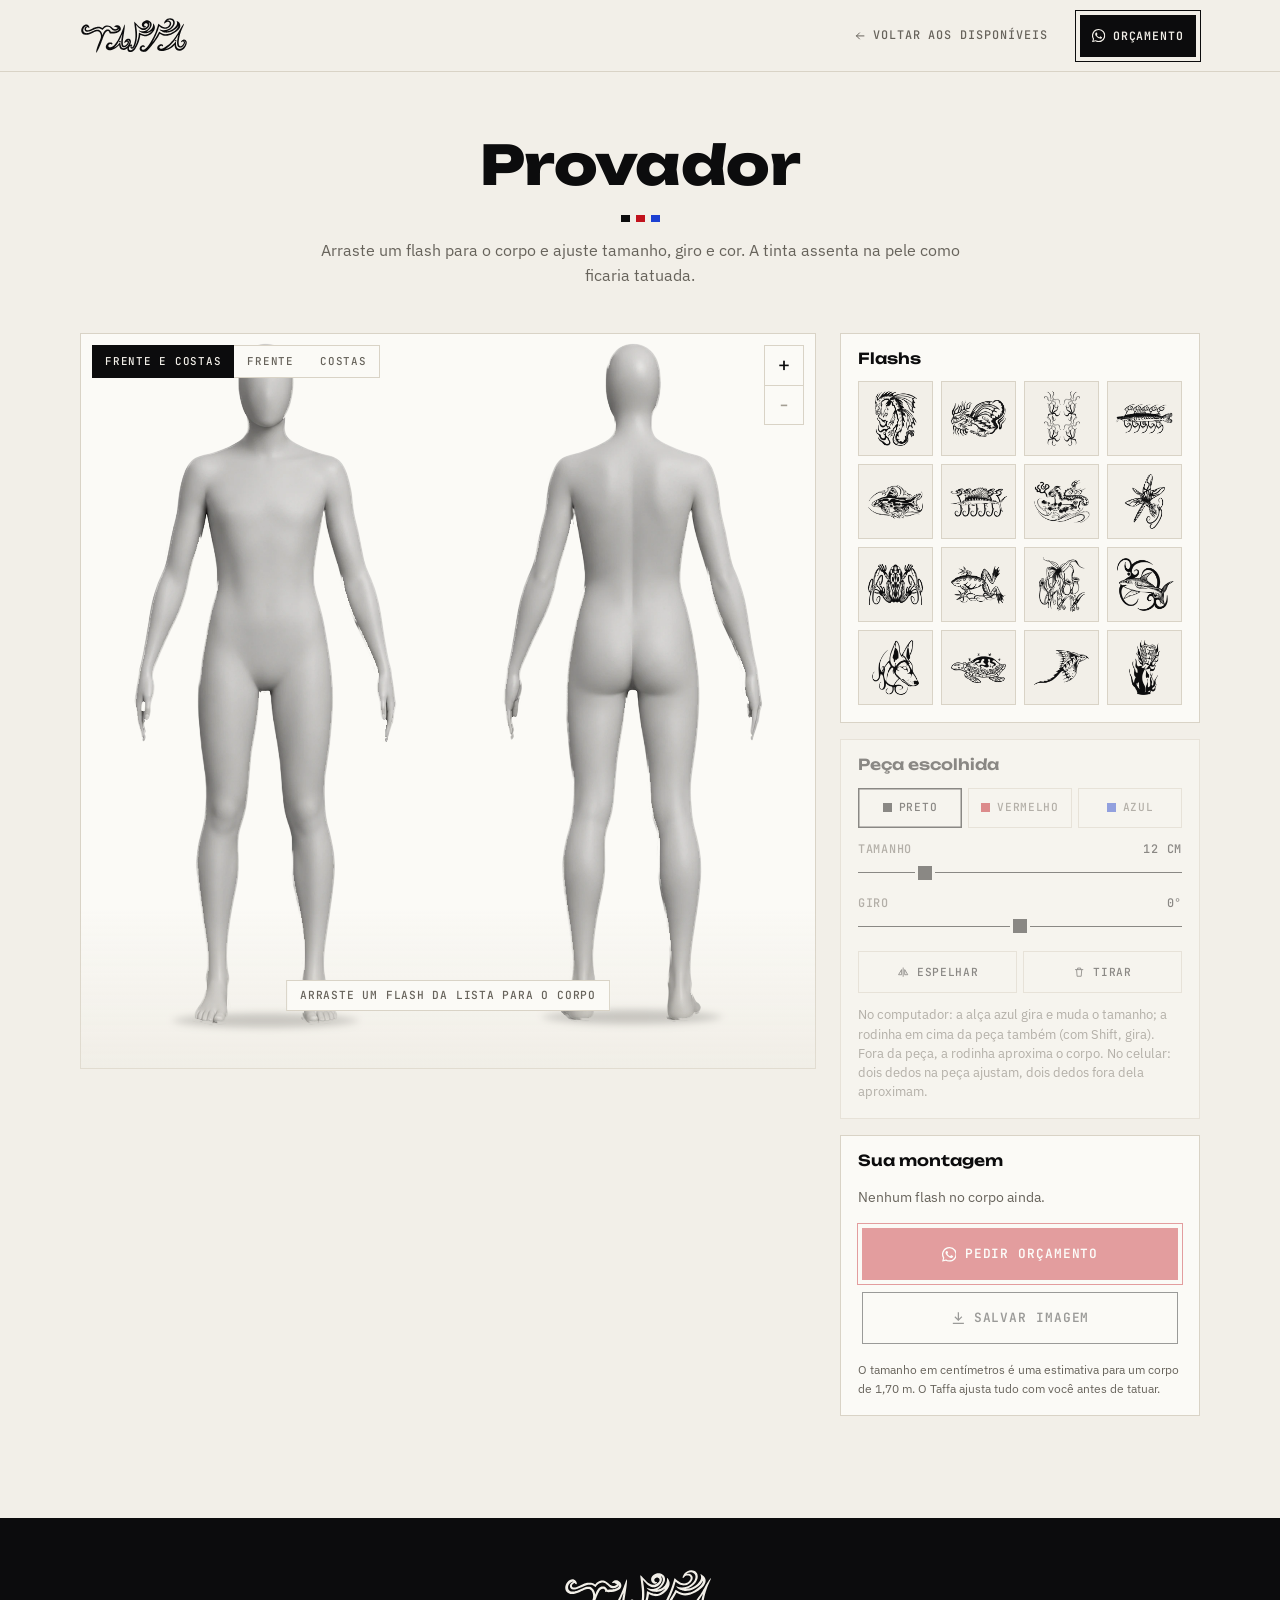
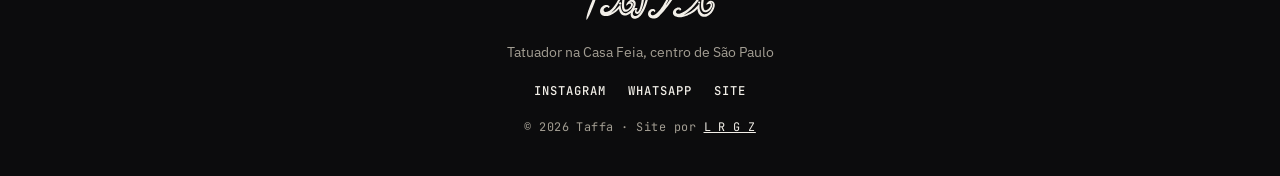
<file: provador-2d.html>
<!doctype html>
<html lang="pt-BR">
<head>
<meta charset="utf-8">
<meta name="viewport" content="width=device-width, initial-scale=1, viewport-fit=cover">
<title>Provador 2D · Taffa</title>
<meta name="description" content="Arraste os flashs do Taffa para o corpo, ajuste tamanho, giro e cor, e mande a montagem pedindo o orçamento.">
<meta name="robots" content="noindex">
<meta name="theme-color" content="#f2efe8">
<link rel="icon" href="favicon-32.png?v=4" sizes="32x32" type="image/png">
<link rel="icon" href="favicon-64.png?v=4" sizes="64x64" type="image/png">
<link rel="apple-touch-icon" href="apple-touch-icon.png?v=4">
<meta property="og:type" content="website">
<meta property="og:title" content="Provador · Taffa">
<meta property="og:description" content="Prove os flashs do Taffa no corpo antes de pedir o orçamento.">
<meta property="og:image" content="https://azeugral.github.io/taffa/og.jpg">
<link rel="preconnect" href="https://fonts.googleapis.com">
<link rel="preconnect" href="https://fonts.gstatic.com" crossorigin>
<link href="https://fonts.googleapis.com/css2?family=Unbounded:wght@400;600;800&family=IBM+Plex+Sans:wght@400;500;600&family=JetBrains+Mono:wght@400;600&display=swap" rel="stylesheet">
<link rel="preload" as="image" href="assets/img/provador/corpo.webp">
<link rel="stylesheet" href="assets/css/site.css?v=7">
<link rel="stylesheet" href="assets/css/provador.css?v=1">
</head>
<body class="pv-pagina">
<svg width="0" height="0" style="position:absolute" aria-hidden="true">
  <symbol id="zap" viewBox="0 0 24 24"><path fill="currentColor" d="M12 0a11.9 11.9 0 0 0-10.3 18L0 24l6.2-1.6A12 12 0 1 0 12 0Zm0 21.8c-1.8 0-3.6-.5-5.1-1.4l-.4-.2-3.7 1 1-3.6-.2-.4A9.9 9.9 0 1 1 12 21.8Zm5.4-7.4c-.3-.1-1.8-.9-2-1-.3-.1-.5-.1-.7.2l-1 1.2c-.2.2-.4.2-.7.1-.3-.2-1.3-.5-2.4-1.5-.9-.8-1.5-1.8-1.7-2.1-.2-.3 0-.5.1-.6l.5-.6.3-.5c.1-.2 0-.4 0-.5l-.9-2.2c-.2-.6-.5-.5-.7-.5h-.6c-.2 0-.5.1-.8.4-.3.3-1 1-1 2.5s1.1 2.9 1.2 3.1c.1.2 2.1 3.3 5.2 4.6 2.6 1 3.1.8 3.7.8.6-.1 1.8-.7 2-1.5.3-.7.3-1.4.2-1.5l-.7-.3Z"/></symbol>
  <symbol id="seta" viewBox="0 0 24 24"><path d="M4 12h15m-6-6 6 6-6 6" fill="none" stroke="currentColor" stroke-width="2" stroke-linecap="square"/></symbol>
  <symbol id="volta" viewBox="0 0 24 24"><path d="M20 12H5m6-6-6 6 6 6" fill="none" stroke="currentColor" stroke-width="2" stroke-linecap="square"/></symbol>
  <symbol id="espelha" viewBox="0 0 24 24"><path d="M12 3v18M9 7 3 17h6zm6 0 6 10h-6z" fill="none" stroke="currentColor" stroke-width="1.6" stroke-linejoin="round"/></symbol>
  <symbol id="lixo" viewBox="0 0 24 24"><path d="M4 7h16M9 7V4h6v3m-8 0 1 13h8l1-13" fill="none" stroke="currentColor" stroke-width="1.6"/></symbol>
  <symbol id="baixa" viewBox="0 0 24 24"><path d="M12 3v12m-5-5 5 5 5-5M4 20h16" fill="none" stroke="currentColor" stroke-width="2" stroke-linecap="square"/></symbol>
</svg>

<header class="nav solida" id="topo">
  <div class="nav-in">
    <a href="./" class="nav-logo" aria-label="Taffa, voltar ao site"><span class="logo-mask"></span></a>
    <a class="pv-volta" href="./#disponiveis"><svg><use href="#volta"/></svg><span>Voltar aos disponíveis</span></a>
    <a class="btn btn-tinta btn-nav" href="https://wa.me/message/C4M2BNL5XI5LP1" target="_blank" rel="noopener"><svg><use href="#zap"/></svg><span>Orçamento</span></a>
  </div>
</header>

<main class="pv" id="provador">
  <header class="pv-cab">
    <h1>Provador</h1>
    <p>Arraste um flash para o corpo e ajuste tamanho, giro e cor. A tinta assenta na pele como ficaria tatuada.</p>
  </header>

  <div class="pv-app">
    <section class="pv-palco" id="palco" aria-label="Corpo para provar os flashs">
      <div class="pv-vistas" role="group" aria-label="Vista do corpo">
        <button type="button" data-vista="ambas" aria-pressed="true"><span class="pv-long">Frente e costas</span><span class="pv-curto">Os dois</span></button>
        <button type="button" data-vista="f" aria-pressed="false">Frente</button>
        <button type="button" data-vista="b" aria-pressed="false">Costas</button>
      </div>
      <div class="pv-zoom" role="group" aria-label="Zoom">
        <button type="button" id="z-mais" aria-label="Aproximar">+</button>
        <button type="button" id="z-menos" aria-label="Afastar" disabled>&minus;</button>
      </div>
      <div class="pv-mundo" id="mundo">
        <div class="pv-corpo" id="corpo">
          <img src="assets/img/provador/corpo.webp" width="2048" height="2048" alt="" draggable="false">
          <div class="pv-pecas" id="pecas"></div>
        </div>
        <div class="pv-sel" id="sel" hidden><span class="pv-alca" id="alca" aria-hidden="true"></span></div>
      </div>
      <p class="pv-dica" id="dica">Arraste um flash da lista para o corpo</p>
      <p class="pv-local" id="local" hidden></p>
    </section>

    <aside class="pv-lado">
      <div class="pv-bloco">
        <h2>Flashs</h2>
        <ul class="pv-gaveta" id="gaveta"></ul>
      </div>

      <div class="pv-bloco pv-ajuste" id="ajuste" aria-disabled="true">
        <h2>Peça escolhida <span id="aj-nome"></span></h2>
        <div class="pv-cores" role="group" aria-label="Cor da tinta">
          <button type="button" data-cor="preto" aria-pressed="true"><i class="t-preto"></i>Preto</button>
          <button type="button" data-cor="vermelho" aria-pressed="false"><i class="t-sangue"></i>Vermelho</button>
          <button type="button" data-cor="azul" aria-pressed="false"><i class="t-cobalto"></i>Azul</button>
        </div>
        <label class="pv-faixa">Tamanho <output id="o-tam">12 cm</output>
          <input type="range" id="r-tam" min="4" max="45" step="1" value="12"></label>
        <label class="pv-faixa">Giro <output id="o-giro">0°</output>
          <input type="range" id="r-giro" min="-180" max="180" step="1" value="0"></label>
        <div class="pv-acoes">
          <button type="button" class="pv-mini" id="b-espelha"><svg><use href="#espelha"/></svg>Espelhar</button>
          <button type="button" class="pv-mini" id="b-apaga"><svg><use href="#lixo"/></svg>Tirar</button>
        </div>
        <p class="pv-atalhos">No computador: a alça azul gira e muda o tamanho; a rodinha em cima da peça também (com Shift, gira). Fora da peça, a rodinha aproxima o corpo. No celular: dois dedos na peça ajustam, dois dedos fora dela aproximam.</p>
      </div>

      <div class="pv-bloco">
        <h2>Sua montagem</h2>
        <ol class="pv-lista" id="lista"><li class="pv-vazio">Nenhum flash no corpo ainda.</li></ol>
        <div class="pv-fim">
          <button type="button" class="btn btn-sangue" id="b-pede" disabled><svg><use href="#zap"/></svg><span>Pedir orçamento</span></button>
          <button type="button" class="btn btn-linha" id="b-salva" disabled><svg><use href="#baixa"/></svg><span>Salvar imagem</span></button>
        </div>
        <p class="pv-nota">O tamanho em centímetros é uma estimativa para um corpo de 1,70 m. O Taffa ajusta tudo com você antes de tatuar.</p>
      </div>
    </aside>
  </div>
</main>

<div class="pv-aviso" id="aviso" role="status" hidden></div>

<footer class="rodape">
  <div class="rodape-in">
    <span class="logo-mask rodape-logo" aria-hidden="true"></span>
    <p>Tatuador na Casa Feia, centro de São Paulo</p>
    <div class="rodape-links">
      <a href="https://www.instagram.com/taffa_s2/" target="_blank" rel="noopener">Instagram</a>
      <a href="https://wa.me/message/C4M2BNL5XI5LP1" target="_blank" rel="noopener">WhatsApp</a>
      <a href="./">Site</a>
    </div>
    <p class="assina">© 2026 Taffa · Site por <a href="https://lrgz.com.br" target="_blank" rel="noopener">L R G Z</a></p>
  </div>
</footer>
<script src="assets/js/provador.js?v=1" defer></script>
</body>
</html>
</file>
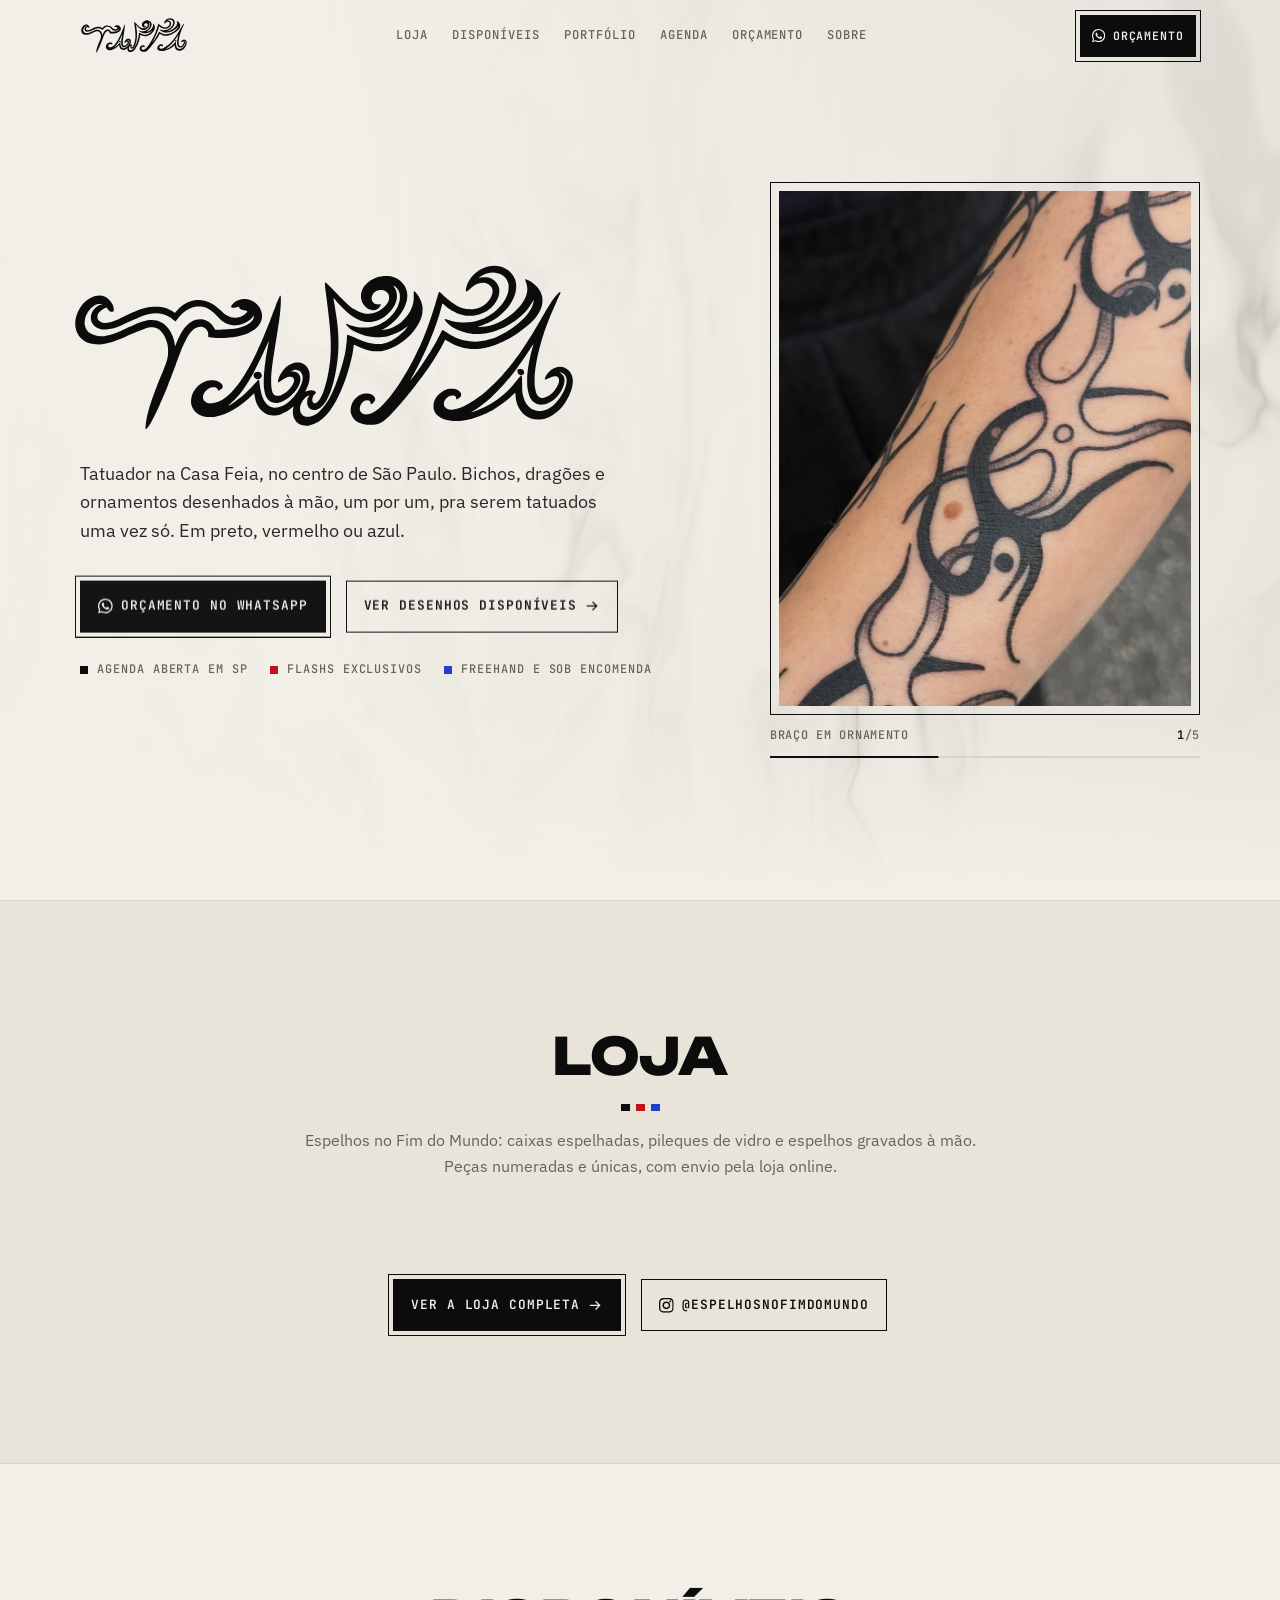
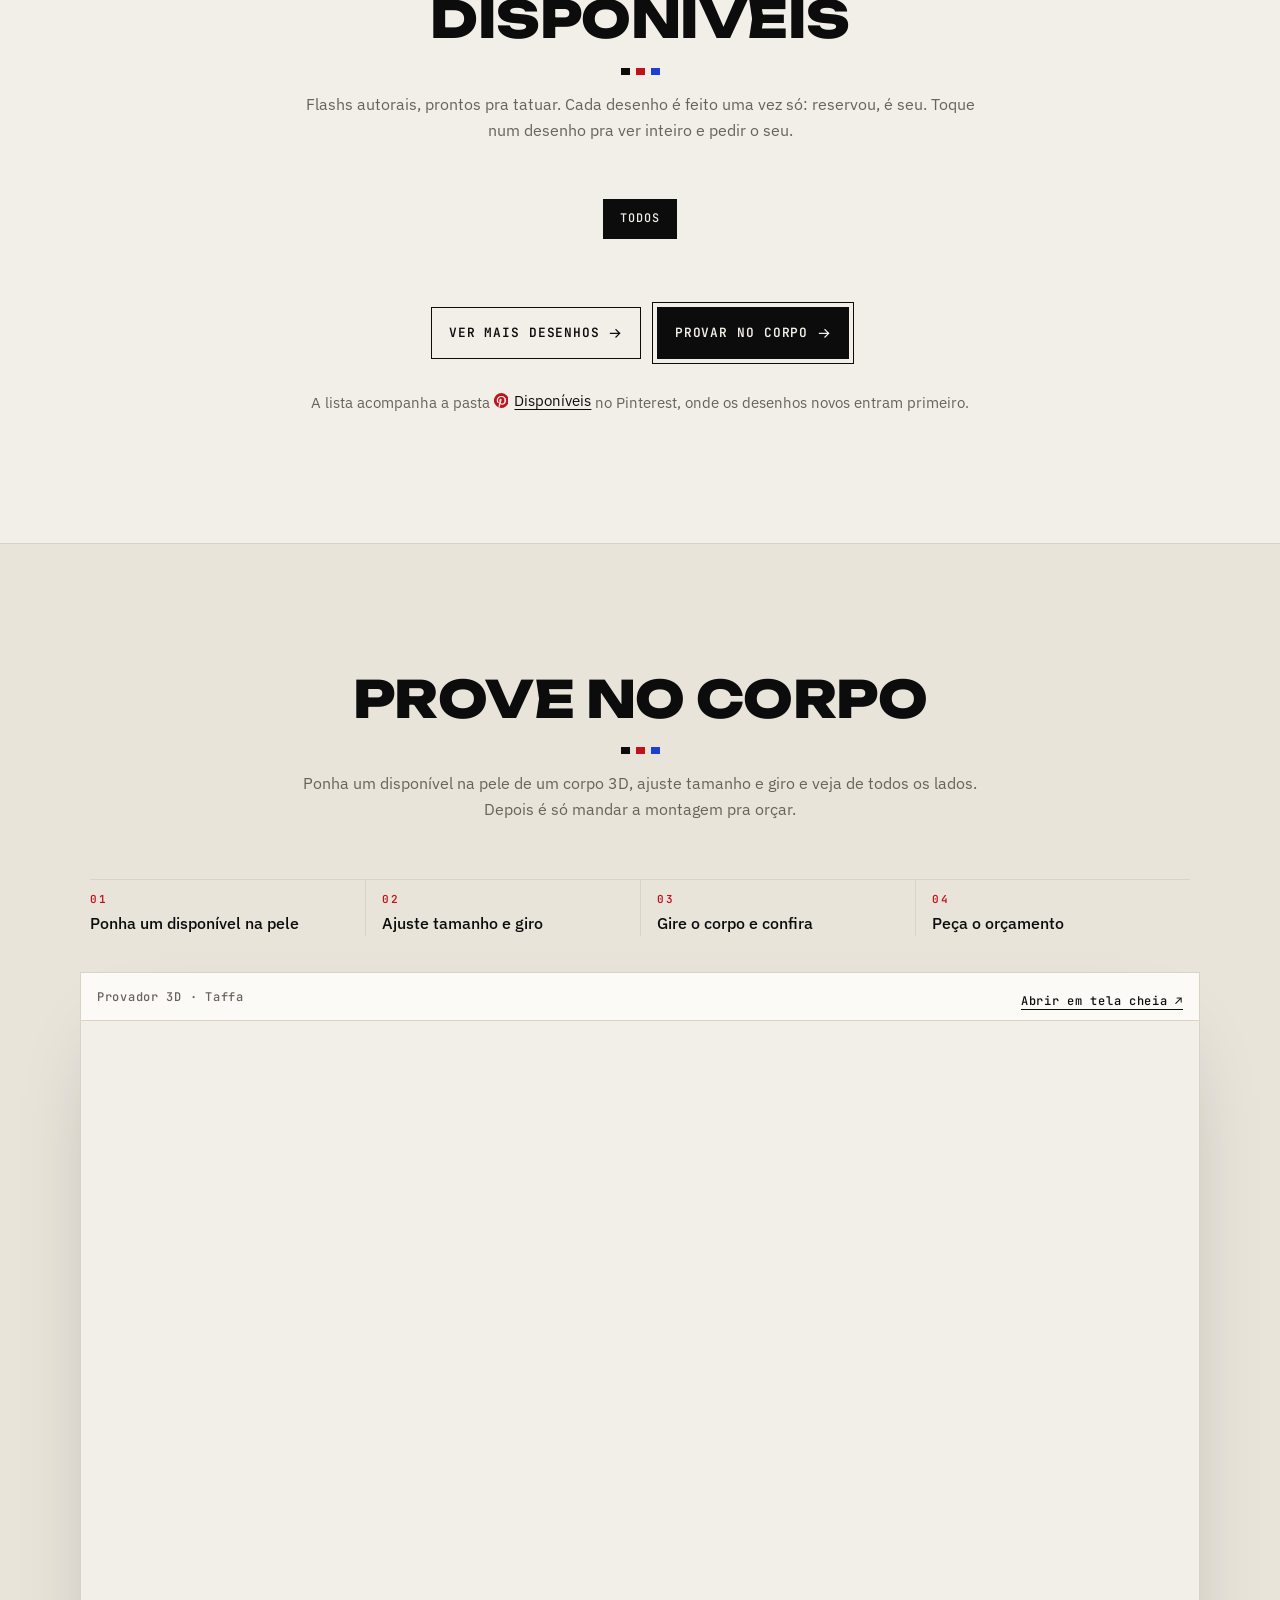
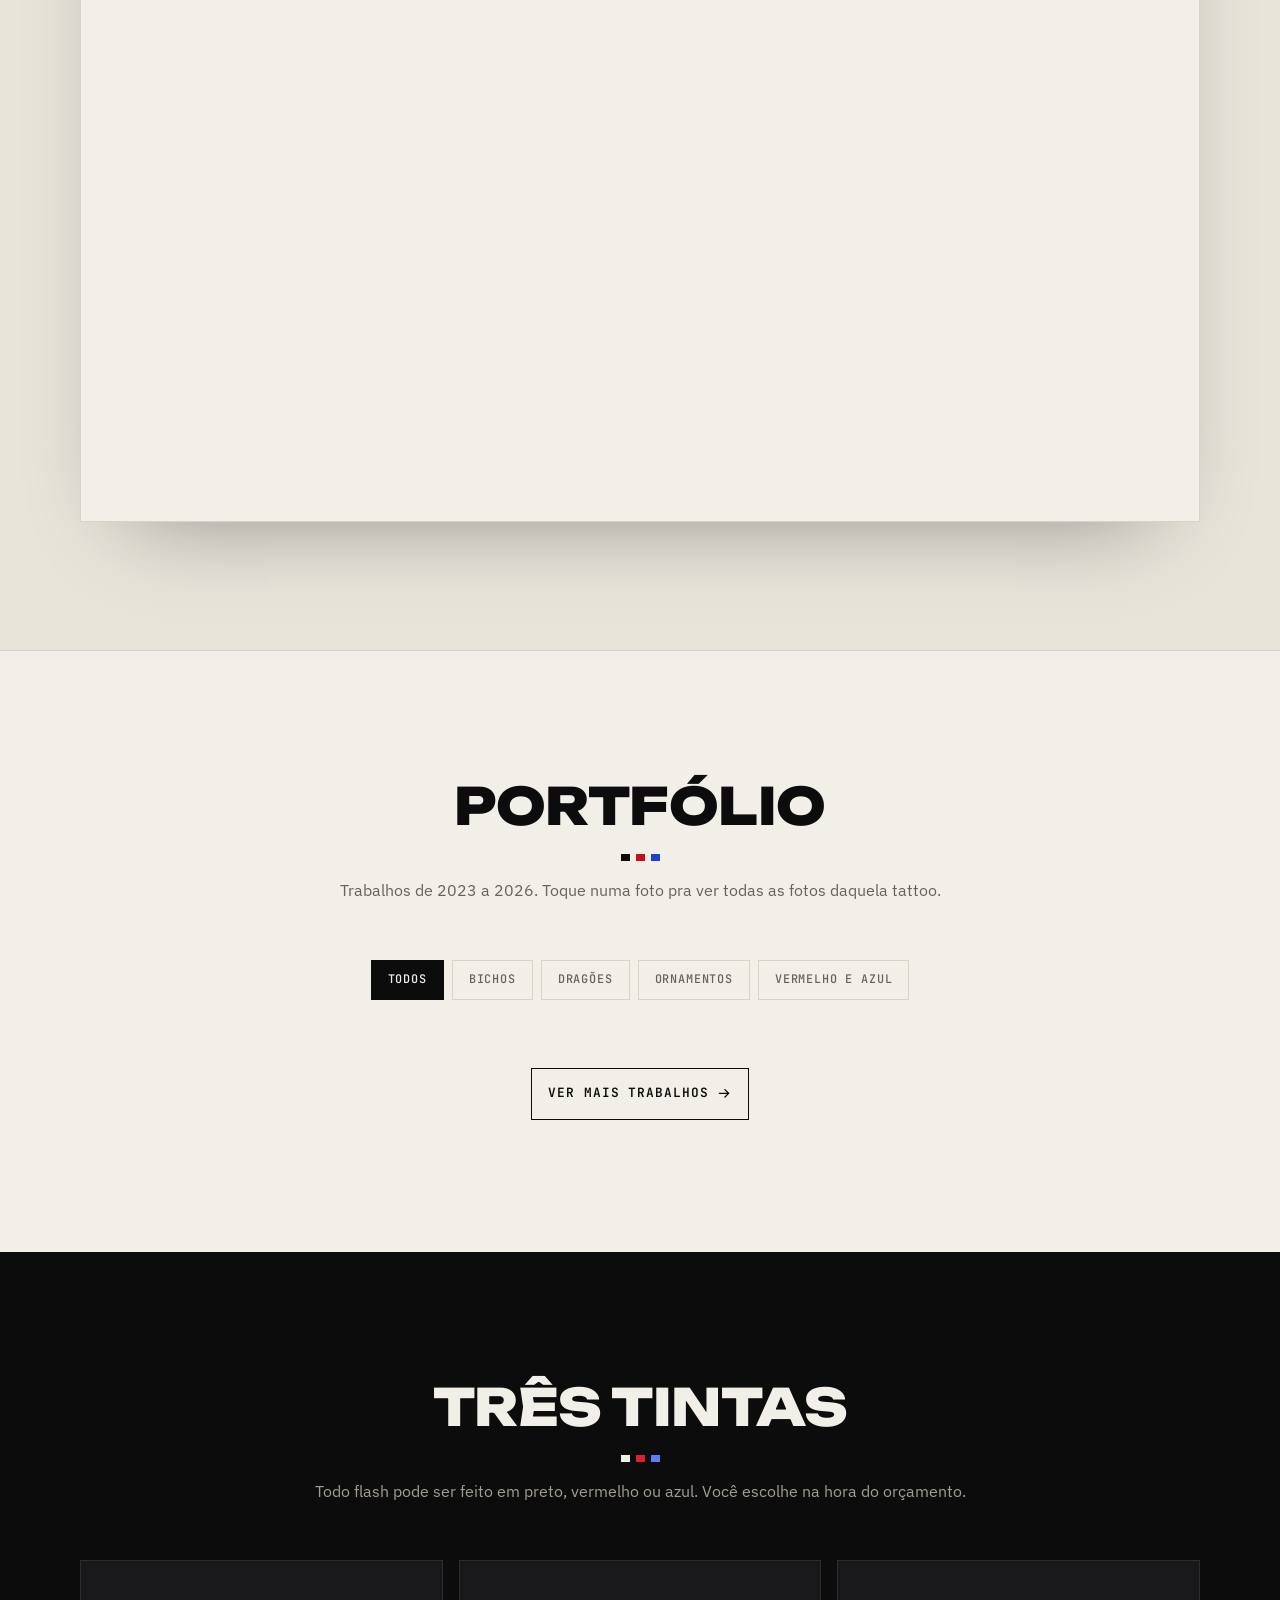
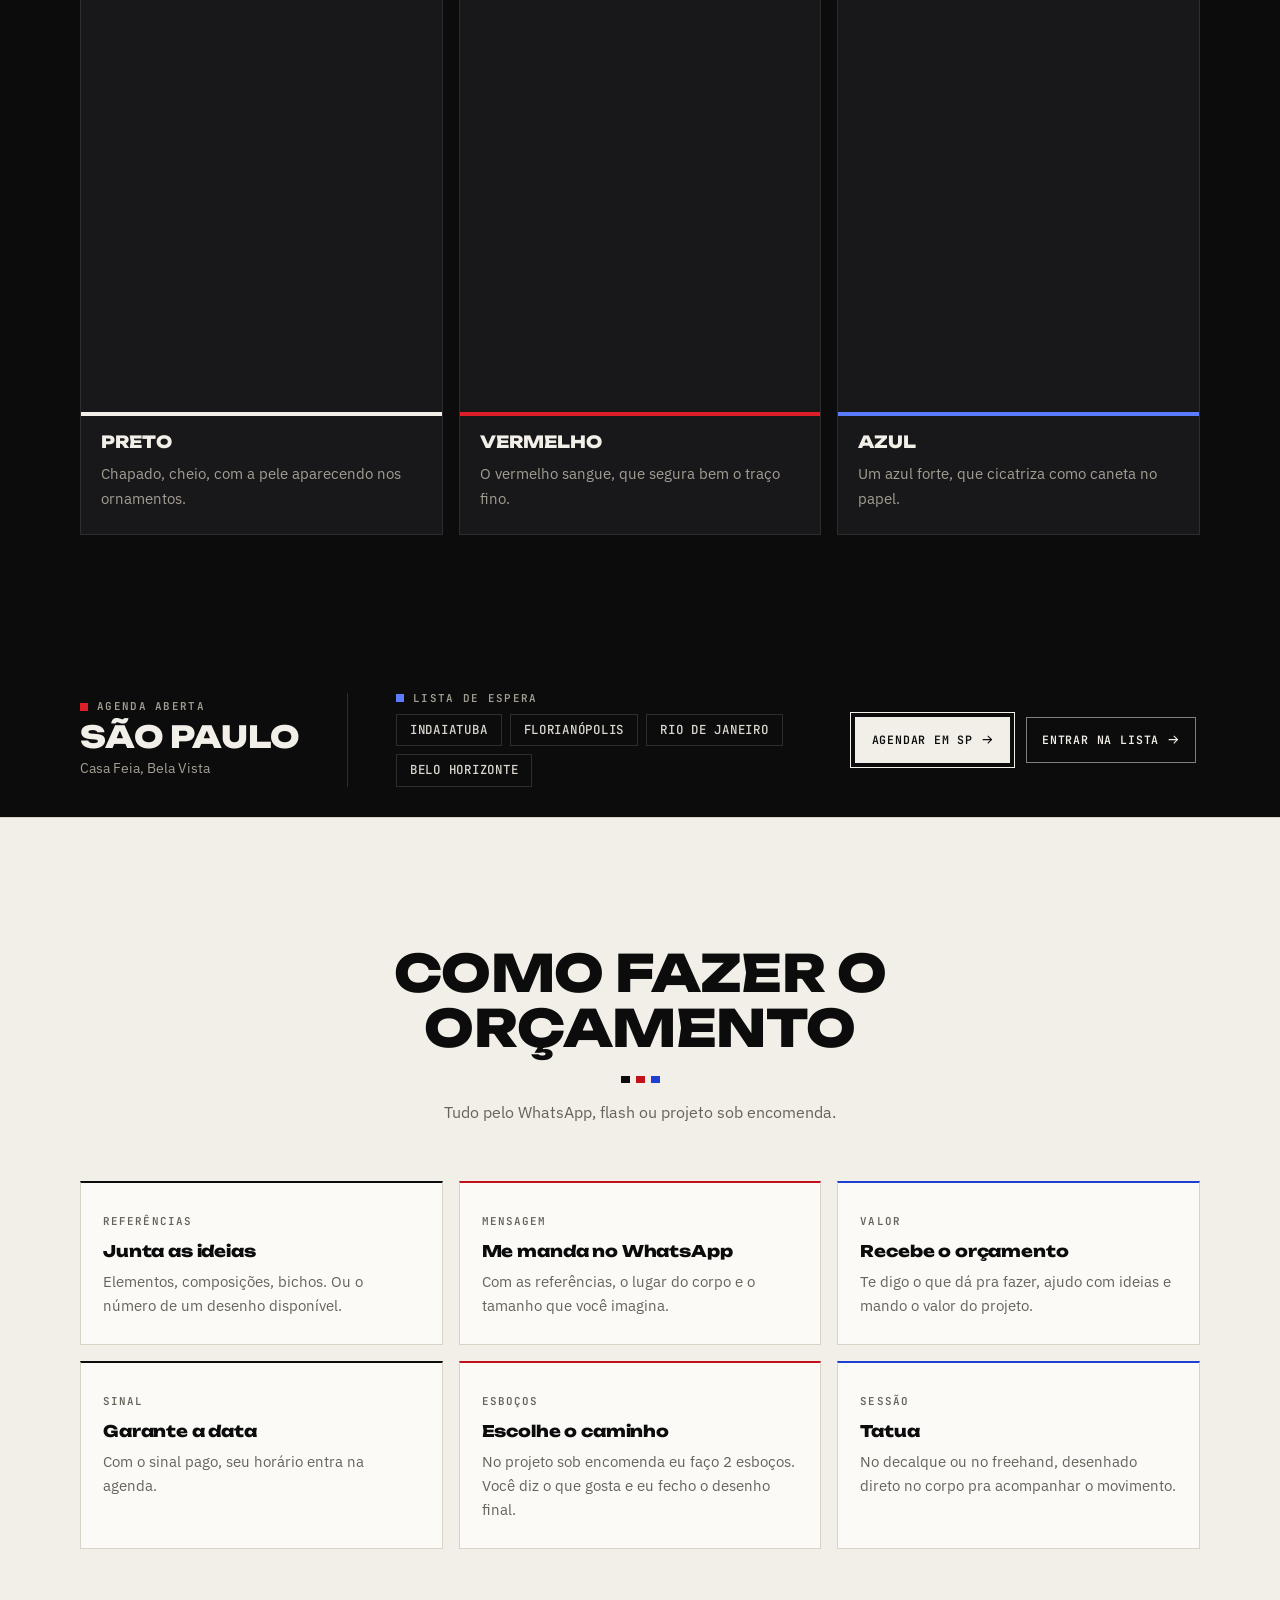
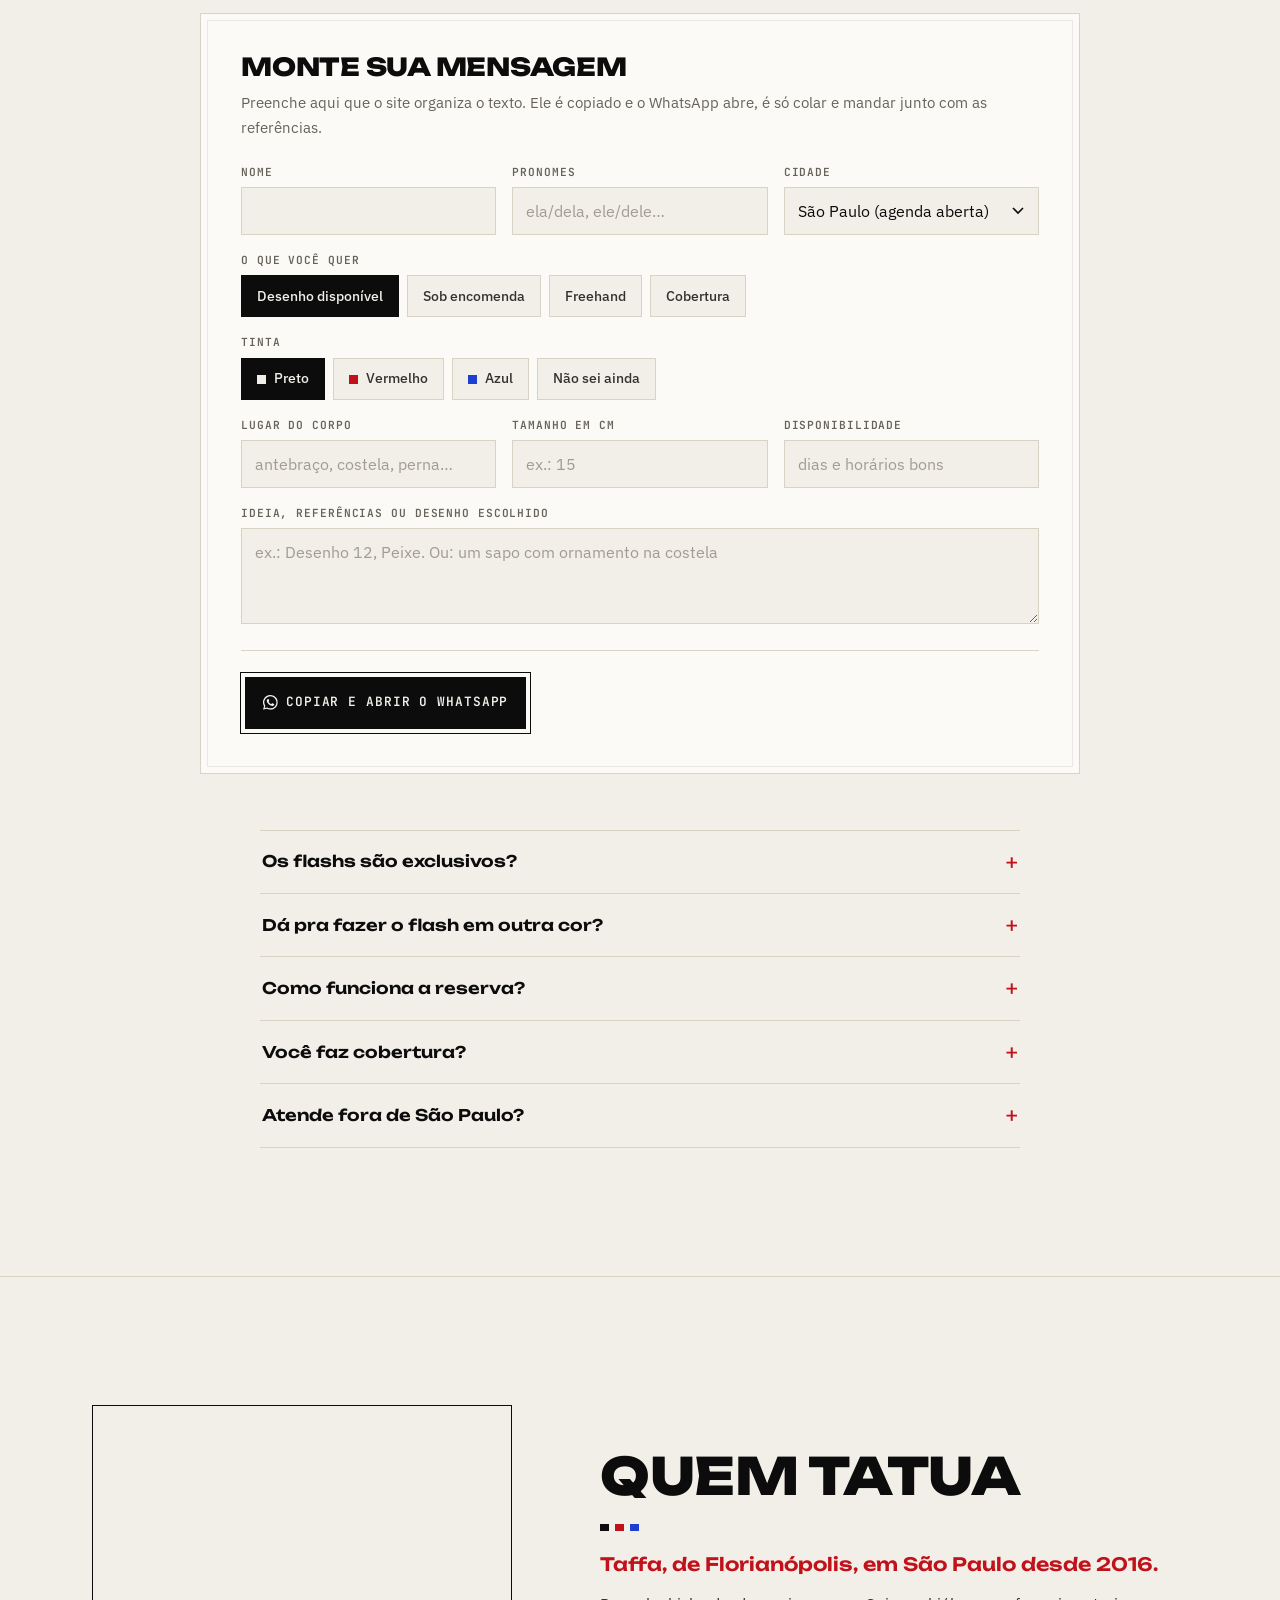
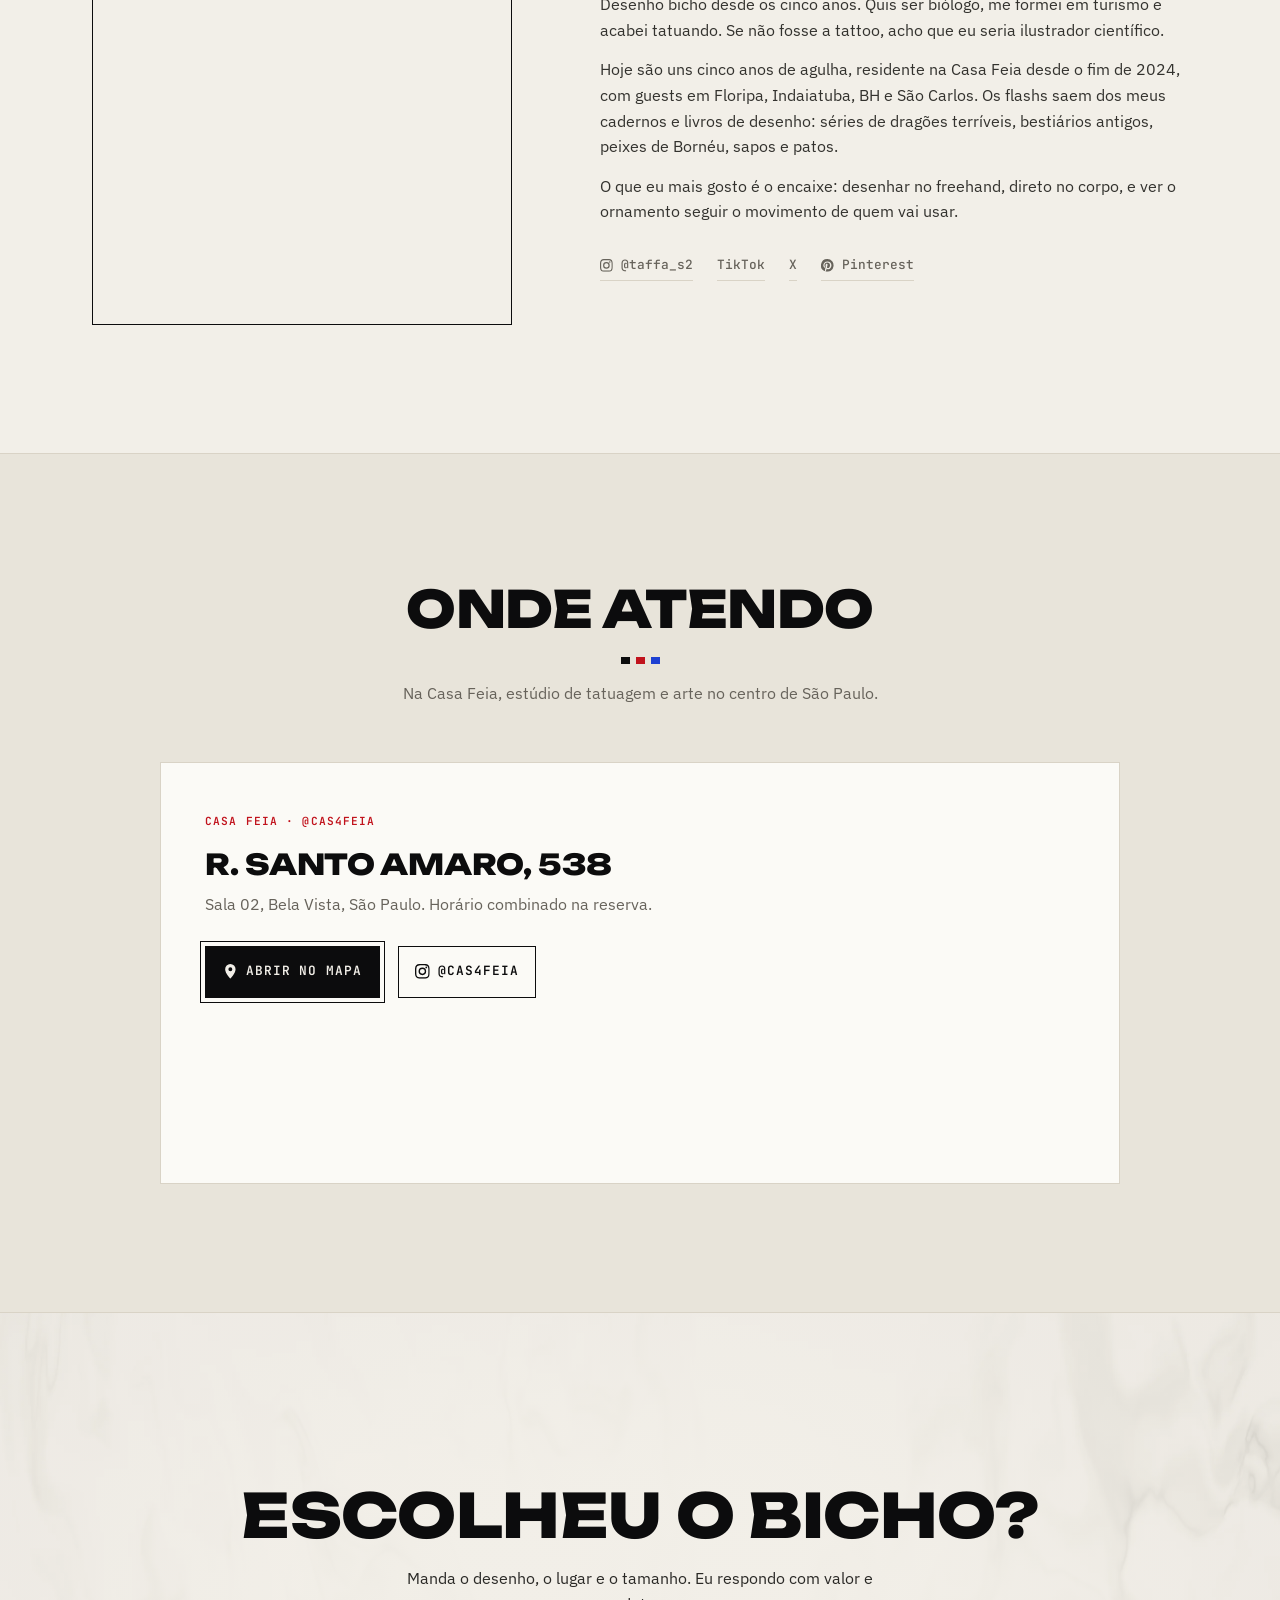
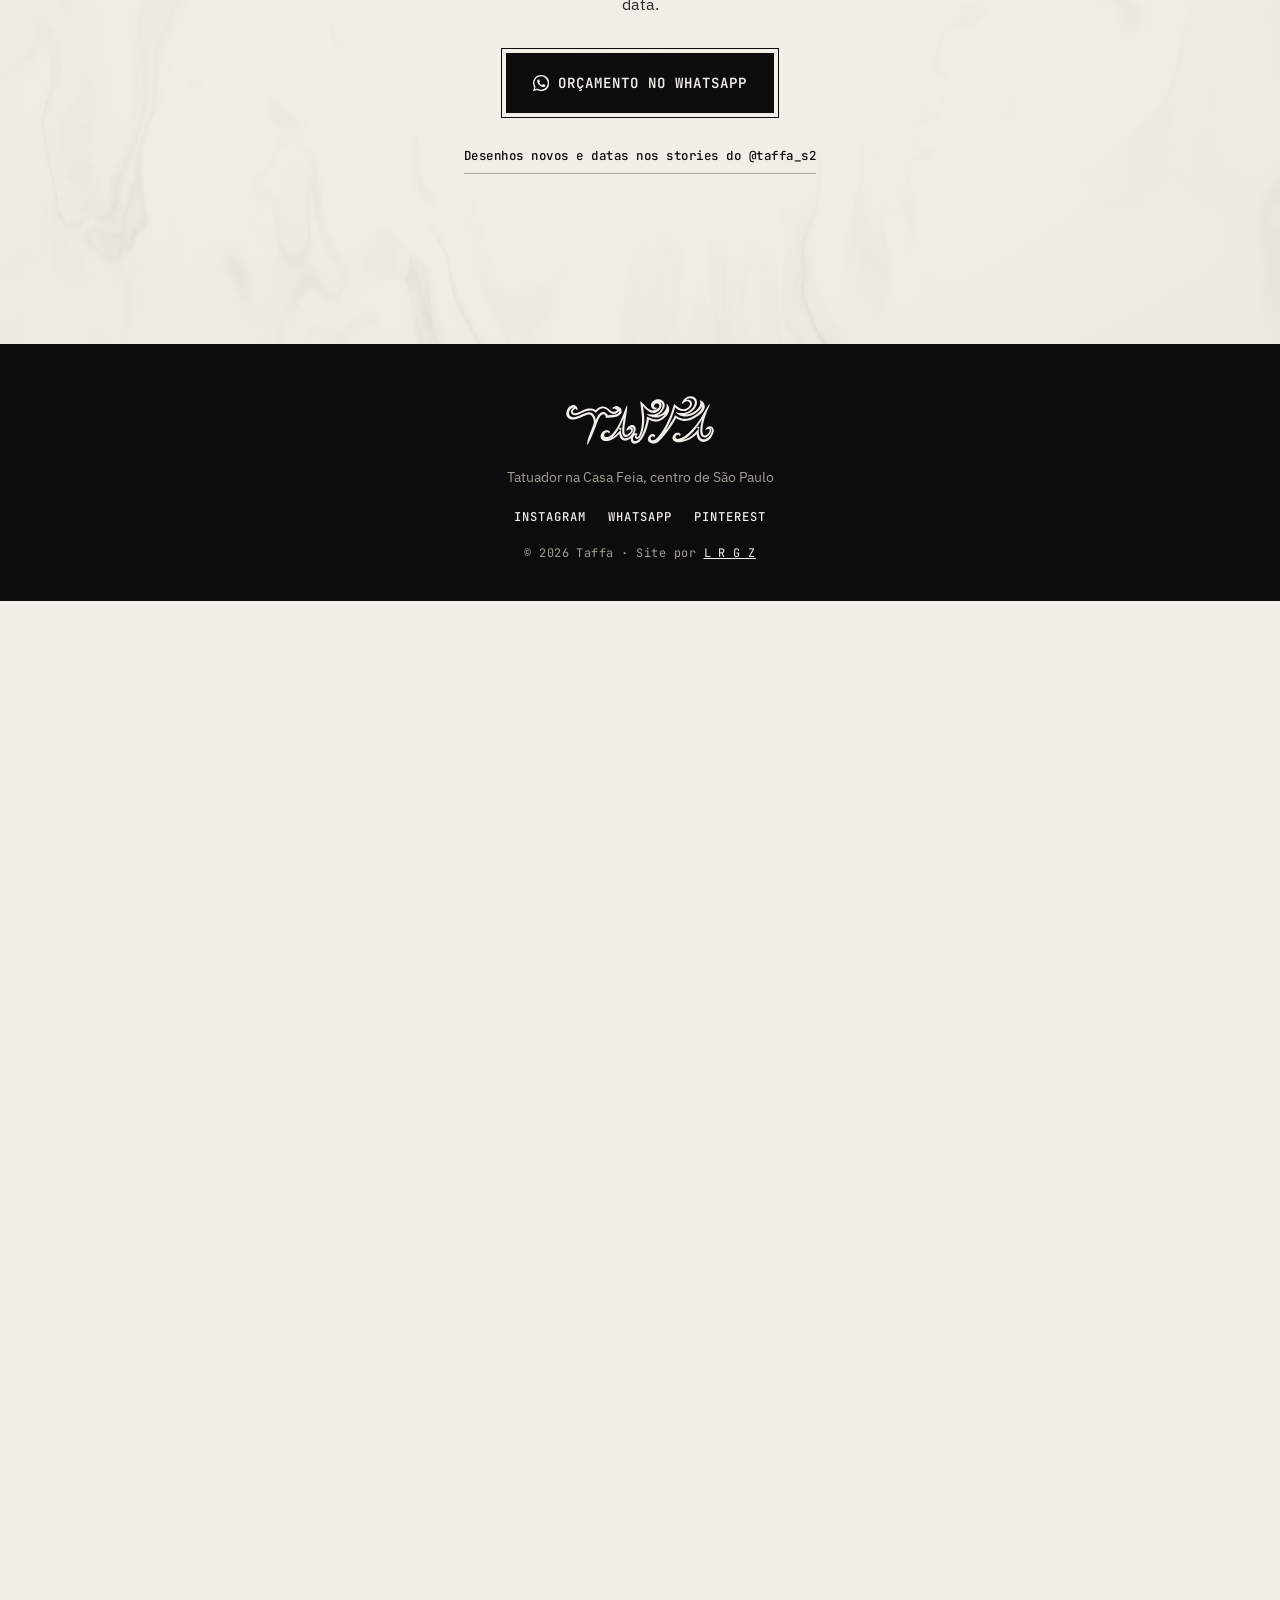
<file: provador.html>
<!doctype html>
<html lang="pt-BR">
<head>
<meta charset="utf-8">
<meta name="viewport" content="width=device-width, initial-scale=1">
<meta name="robots" content="noindex">
<title>Provador | Taffa</title>
<meta http-equiv="refresh" content="0; url=./#provador">
<link rel="canonical" href="./#provador">
<style>body{background:#f2efe8;color:#0c0c0d;font:16px/1.5 system-ui,sans-serif;display:grid;place-items:center;min-height:100vh;margin:0}</style>
</head>
<body><p>O provador agora fica no site: <a href="./#provador">abrir</a>.</p></body>
</html>
</file>
<file: assets/css/site.css>
:root{
  --papel:#f2efe8;
  --papel-2:#e8e4da;
  --branco:#fbfaf6;
  --fio:#d9d3c6;
  --tinta:#0c0c0d;
  --grafite:#18181a;
  --fio-esc:#2d2d30;
  --cinza:#67635b;
  --cinza-cl:#a39e93;
  --sangue:#c1121c;
  --sangue-2:#de1f2a;
  --cobalto:#1d40d2;
  --cobalto-cl:#5b7cff;
  --ease:cubic-bezier(.16,.84,.32,1);
  --t:.34s;
  --larg:1200px;
  --gut:clamp(16px,4vw,40px);
  --f-tit:"Unbounded",system-ui,sans-serif;
  --f-txt:"IBM Plex Sans",system-ui,sans-serif;
  --f-mono:"JetBrains Mono",ui-monospace,monospace;
  --nav-h:72px;
}
*,*::before,*::after{box-sizing:border-box}
[hidden]{display:none!important}
html{scroll-behavior:smooth;scroll-padding-top:var(--nav-h);-webkit-text-size-adjust:100%}
body{margin:0;background:var(--papel);color:var(--tinta);font:400 16px/1.6 var(--f-txt);overflow-x:hidden;-webkit-font-smoothing:antialiased}
img{display:block;max-width:100%;height:auto}
a{color:inherit}
h1,h2,h3{font-family:var(--f-tit);font-weight:800;line-height:1.08;margin:0;letter-spacing:-.01em}
p{margin:0}
ul,ol{margin:0;padding:0;list-style:none}
button{font:inherit;color:inherit;background:none;border:0;cursor:pointer}
svg{width:1em;height:1em;flex:none}
.sr{position:absolute;width:1px;height:1px;overflow:hidden;clip:rect(0 0 0 0);white-space:nowrap}
:focus-visible{outline:2px solid var(--cobalto);outline-offset:3px}
::selection{background:var(--sangue);color:#fff}

/* logo: a assinatura "Taffa" das folhas de flash, vetorizada */
.logo-mask{display:block;aspect-ratio:3890/1286;background:currentColor;
  -webkit-mask:url(../img/logo.svg?v=2) center/contain no-repeat;mask:url(../img/logo.svg?v=2) center/contain no-repeat}

/* botões: placa reta com um contorno solto a 4px, que encosta na placa no hover enquanto a cor troca */
.btn{--c:var(--tinta);--tx:var(--papel);--h:var(--sangue);--o:var(--tinta);position:relative;display:inline-flex;align-items:center;justify-content:center;gap:.65em;
  min-height:52px;padding:0 1.4em;margin:4px;font:600 .8rem/1 var(--f-mono);letter-spacing:.07em;text-transform:uppercase;text-decoration:none;
  color:var(--tx);background:var(--c);border:0;outline:1px solid var(--o);outline-offset:4px;
  transition:background var(--t) var(--ease),color var(--t) var(--ease),outline-offset var(--t) var(--ease),outline-color var(--t) var(--ease),transform .2s var(--ease)}
.btn:hover{background:var(--h);outline-color:var(--h);outline-offset:0}
.btn:active{transform:translateY(1px) scale(.985)}
.btn svg{font-size:1.15em;transition:transform var(--t) var(--ease)}
.btn:hover svg:last-child:not(:first-child){transform:translateX(3px)}
.btn-linha{--c:transparent;--tx:var(--tinta);--h:var(--tinta);--o:transparent;box-shadow:inset 0 0 0 1px var(--tinta)}
.btn-linha:hover{--tx:var(--papel);color:var(--papel)}
.btn-sangue{--c:var(--sangue);--tx:#fff;--h:var(--sangue-2);--o:var(--sangue)}
.btn-papel{--c:var(--papel);--tx:var(--tinta);--h:var(--sangue);--o:var(--papel)}
.btn-papel:hover{color:#fff}
.btn-linha-cl{--c:transparent;--tx:var(--papel);--h:var(--papel);--o:transparent;box-shadow:inset 0 0 0 1px rgba(242,239,232,.5)}
.btn-linha-cl:hover{color:var(--tinta)}
.btn-g{min-height:60px;padding:0 1.9em;font-size:.88rem}
.sec-tinta .btn-linha{--tx:var(--papel);--h:var(--papel);box-shadow:inset 0 0 0 1px rgba(242,239,232,.5)}
.sec-tinta .btn-linha:hover{color:var(--tinta)}

/* as três tintas, em pontos */
.t-preto,.t-sangue,.t-cobalto{display:inline-block;width:9px;height:9px;flex:none}
.t-preto{background:var(--tinta)}.t-sangue{background:var(--sangue)}.t-cobalto{background:var(--cobalto)}

/* nav */
.nav{position:fixed;inset:0 0 auto;z-index:50;height:var(--nav-h);transition:background var(--t) var(--ease),border-color var(--t) var(--ease);border-bottom:1px solid transparent}
.nav.solida{background:rgba(242,239,232,.9);backdrop-filter:blur(10px);-webkit-backdrop-filter:blur(10px);border-color:var(--fio)}
.nav-in{max-width:var(--larg);height:100%;margin:0 auto;padding:0 var(--gut);display:flex;align-items:center;gap:28px}
.nav-logo{width:108px;flex:none;color:var(--tinta)}
.nav-links{display:flex;gap:24px;margin:0 auto}
.nav-links a{position:relative;font:500 .76rem/1 var(--f-mono);letter-spacing:.08em;text-transform:uppercase;text-decoration:none;color:var(--cinza);padding:8px 0;transition:color var(--t) var(--ease)}
.nav-links a::after{content:"";position:absolute;left:0;right:0;bottom:0;height:1px;background:var(--sangue);transform:scaleX(0);transform-origin:left;transition:transform var(--t) var(--ease)}
.nav-links a:hover,.nav-links a.ativo{color:var(--tinta)}
.nav-links a:hover::after,.nav-links a.ativo::after{transform:scaleX(1)}
.btn-nav{min-height:42px;font-size:.72rem;padding:0 1.1em}
.nav-menu{display:none;width:44px;height:44px;position:relative;margin-left:auto}
.nav-menu span{position:absolute;left:11px;right:11px;height:2px;background:var(--tinta);transition:transform var(--t) var(--ease),top var(--t) var(--ease)}
.nav-menu span:first-child{top:17px}.nav-menu span:last-child{top:25px}
.nav-menu[aria-expanded="true"] span:first-child{top:21px;transform:rotate(45deg)}
.nav-menu[aria-expanded="true"] span:last-child{top:21px;transform:rotate(-45deg)}
.menu{position:fixed;inset:var(--nav-h) 0 0;z-index:49;background:var(--papel);padding:24px var(--gut) 40px;display:flex;flex-direction:column;gap:8px;overflow-y:auto}
.menu nav{display:flex;flex-direction:column;margin-bottom:16px}
.menu nav a{font:800 1.3rem/1.1 var(--f-tit);text-transform:uppercase;text-decoration:none;padding:17px 0;border-bottom:1px solid var(--fio)}

/* hero */
.hero{position:relative;min-height:100svh;display:flex;align-items:center;padding:calc(var(--nav-h) + 32px) 0 64px;overflow:hidden;isolation:isolate}
.hero-fundo{position:absolute;inset:0;z-index:-1;background:var(--papel) url(../img/fumaca.webp) center/cover no-repeat}
.fundo-gl,.fundo-vid{position:absolute;inset:0;width:100%;height:100%;object-fit:cover;opacity:0;transition:opacity 1.2s var(--ease)}
.fundo-gl.on,.fundo-vid.on{opacity:1}
.hero-fundo::after{content:"";position:absolute;inset:0;z-index:1;background:linear-gradient(90deg,rgba(242,239,232,.9) 22%,rgba(242,239,232,.35) 52%,rgba(242,239,232,0) 68%),linear-gradient(0deg,var(--papel),rgba(242,239,232,0) 20%)}
.hero-in{width:100%;max-width:var(--larg);margin:0 auto;padding:0 var(--gut);display:grid;grid-template-columns:1.1fr .9fr;gap:clamp(32px,6vw,88px);align-items:center}
.hero-logo{width:min(500px,100%);margin:0 0 30px -1%;color:var(--tinta)}
.hero-lead{max-width:30em;font-size:clamp(1.02rem,1.4vw,1.14rem);color:#2a2926}
.hero-btns{display:flex;flex-wrap:wrap;gap:12px;margin:30px 0 28px -4px}
.selos{display:flex;flex-wrap:wrap;gap:10px 22px}
.selos li{display:flex;align-items:center;gap:9px;font:500 .74rem/1 var(--f-mono);letter-spacing:.08em;text-transform:uppercase;color:var(--cinza)}
.selos i{width:8px;height:8px}
.hero-foto{margin:0;justify-self:end;width:min(430px,100%)}
.hero-quadro{position:relative;aspect-ratio:4/5;overflow:hidden;background:var(--papel-2);outline:1px solid var(--tinta);outline-offset:8px;margin:9px}
.hero-quadro img{position:absolute;inset:0;width:100%;height:100%;object-fit:cover;opacity:0;transform:scale(1.06);transition:opacity 1.1s var(--ease),transform 6.5s linear}
.hero-quadro img.on{opacity:1;transform:scale(1)}
.hero-foto figcaption{display:flex;justify-content:space-between;align-items:baseline;gap:12px;margin-top:22px;font:500 .74rem/1.3 var(--f-mono);letter-spacing:.06em;text-transform:uppercase;color:var(--cinza)}
.hero-cont b{color:var(--tinta);font-weight:600}
.hero-barra{height:2px;margin-top:12px;background:var(--fio)}
.hero-barra i{display:block;height:100%;width:100%;background:var(--tinta);transform:scaleX(0);transform-origin:left}
.hero-barra i.corre{transition:transform 6s linear;transform:scaleX(1)}
.hero-logo,.hero-lead,.hero-btns,.selos,.hero-foto{animation:sobe .9s var(--ease) both}
.hero-lead{animation-delay:.12s}.hero-btns{animation-delay:.22s}.selos{animation-delay:.3s}.hero-foto{animation-delay:.18s}
@keyframes sobe{from{opacity:0;transform:translateY(18px)}}

/* faixa da agenda */
.agenda{background:var(--tinta);color:var(--papel)}
.agenda-in{max-width:var(--larg);margin:0 auto;padding:30px var(--gut);display:grid;grid-template-columns:auto 1fr auto;gap:20px 48px;align-items:center}
.agenda-tag{display:flex;align-items:center;gap:9px;font:600 .68rem/1 var(--f-mono);letter-spacing:.12em;text-transform:uppercase;color:var(--cinza-cl);margin-bottom:10px}
.agenda-aberta .agenda-tag::before{content:"";width:8px;height:8px;background:var(--sangue-2)}
.agenda-espera .agenda-tag::before{content:"";width:8px;height:8px;background:var(--cobalto-cl)}
.agenda-aberta b{display:block;font:800 clamp(1.4rem,2.6vw,1.9rem)/1 var(--f-tit);text-transform:uppercase}
.agenda-aberta small{display:block;margin-top:8px;font:400 .86rem/1.3 var(--f-txt);color:var(--cinza-cl)}
.agenda-espera{padding-left:48px;border-left:1px solid var(--fio-esc)}
.agenda-espera ul{display:flex;flex-wrap:wrap;gap:8px}
.agenda-espera li{padding:9px 13px;border:1px solid var(--fio-esc);font:500 .78rem/1 var(--f-mono);letter-spacing:.06em;text-transform:uppercase;color:#dcd8cf}
.agenda-btns{display:flex;flex-wrap:wrap;gap:8px}
.agenda-btns .btn{min-height:46px;font-size:.72rem}

/* seções */
.sec{padding:clamp(72px,10vw,128px) 0;border-top:1px solid var(--fio)}
.sec-papel{background:var(--papel-2)}
.sec-in{max-width:var(--larg);margin:0 auto;padding:0 var(--gut)}
.sec-cab{text-align:center;max-width:680px;margin:0 auto clamp(36px,5vw,56px)}
.sec h2{font-size:clamp(2rem,4.6vw,3.2rem);text-transform:uppercase}
/* as três tintas embaixo de cada título */
.sec-cab h2::after,.sobre-txt h2::after{content:"";display:block;width:39px;height:7px;margin:20px auto 0;
  background:linear-gradient(90deg,var(--tinta) 0 9px,transparent 9px 15px,var(--sangue) 15px 24px,transparent 24px 30px,var(--cobalto) 30px 39px)}
.sec-tinta .sec-cab h2::after{background:linear-gradient(90deg,var(--papel) 0 9px,transparent 9px 15px,var(--sangue-2) 15px 24px,transparent 24px 30px,var(--cobalto-cl) 30px 39px)}
.sobre-txt h2::after{margin-left:0}
.sec-cab p{margin-top:16px;color:var(--cinza);font-size:1.02rem}
.sec-tinta{background:var(--tinta);color:var(--papel);border-top:0}
.sec-tinta .sec-cab p{color:var(--cinza-cl)}

/* filtros (disponíveis e portfólio) */
.filtros{display:flex;justify-content:center;flex-wrap:wrap;gap:8px;margin-bottom:28px}
.filtros button{min-height:40px;padding:0 16px;font:500 .74rem/1 var(--f-mono);letter-spacing:.07em;text-transform:uppercase;color:var(--cinza);border:1px solid var(--fio);transition:color var(--t) var(--ease),border-color var(--t) var(--ease),background var(--t) var(--ease)}
.filtros button:hover{color:var(--tinta);border-color:var(--cinza)}
.filtros button[aria-selected="true"]{color:var(--papel);background:var(--tinta);border-color:var(--tinta)}
.filtros button small{margin-left:6px;opacity:.6;font-size:.66rem}

/* disponíveis: as folhas inteiras, no papel branco */
.flash{display:grid;grid-template-columns:repeat(4,1fr);gap:14px}
.flash li{animation:aparece .5s var(--ease) both}
.flash button{position:relative;display:block;width:100%;text-align:left;background:var(--branco);border:1px solid var(--fio);transition:border-color var(--t) var(--ease),transform var(--t) var(--ease)}
.flash .f-img{aspect-ratio:2/3;overflow:hidden}
.flash img{width:100%;height:100%;object-fit:contain;transition:transform .7s var(--ease);-webkit-user-drag:none;-webkit-touch-callout:none}
.flash .f-num{position:absolute;left:0;top:0;padding:7px 9px;background:var(--tinta);color:var(--papel);font:600 .7rem/1 var(--f-mono);letter-spacing:.08em}
.flash .f-nome{display:block;padding:11px 12px 13px;border-top:1px solid var(--fio);font:500 .84rem/1.3 var(--f-txt);color:#33322e}
.flash button:hover{border-color:var(--tinta)}
.flash button:hover img{transform:scale(1.04)}
.flash-nota{margin-top:26px;text-align:center;color:var(--cinza);font-size:.93rem}
.flash-nota a{display:inline-flex;align-items:center;gap:6px;color:var(--tinta);text-underline-offset:3px}
.flash-nota svg{color:var(--sangue)}

/* três tintas */
.tintas{display:grid;grid-template-columns:repeat(3,1fr);gap:16px}
.tinta{position:relative;border:1px solid var(--fio-esc);background:var(--grafite)}
.tinta img{aspect-ratio:4/5;width:100%;object-fit:cover}
.tinta div{padding:18px 20px 22px;border-top:4px solid}
.tinta-preto div{border-color:var(--papel)}.tinta-sangue div{border-color:var(--sangue-2)}.tinta-cobalto div{border-color:var(--cobalto-cl)}
.tinta b{display:block;font:800 1.05rem/1 var(--f-tit);text-transform:uppercase;margin-bottom:10px}
.tinta span{font-size:.93rem;color:var(--cinza-cl)}

/* portfólio */
.grade{display:grid;grid-template-columns:repeat(4,1fr);gap:12px}
.grade li{animation:aparece .5s var(--ease) both}
@keyframes aparece{from{opacity:0;transform:translateY(10px)}}
.grade button{display:block;width:100%;text-align:left}
.obra-img{position:relative;aspect-ratio:4/5;overflow:hidden;background:var(--papel-2)}
.obra-img img{width:100%;height:100%;object-fit:cover;transition:transform .7s var(--ease);-webkit-user-drag:none;-webkit-touch-callout:none}
.obra-img .qtd{position:absolute;top:10px;right:10px;padding:4px 7px;background:rgba(12,12,13,.8);color:var(--papel);font:600 .66rem/1 var(--f-mono);letter-spacing:.06em}
.grade button:hover .obra-img img{transform:scale(1.05)}
.obra-leg{display:flex;gap:10px;align-items:baseline;padding:10px 2px 0;font-size:.86rem;color:#33322e}
.obra-leg span{font:600 .7rem/1 var(--f-mono);color:var(--sangue)}
.obra-leg span.c-cor{color:var(--cobalto)}
.grade-mais{display:flex;flex-wrap:wrap;justify-content:center;gap:8px;margin-top:36px}

/* orçamento */
.passos{display:grid;grid-template-columns:repeat(3,1fr);gap:16px}
.passos li{padding:24px 22px 26px;background:var(--branco);border:1px solid var(--fio);border-top:2px solid var(--tinta)}
.passos li:nth-child(3n+2){border-top-color:var(--sangue)}
.passos li:nth-child(3n){border-top-color:var(--cobalto)}
.passo-tag{display:inline-block;font:600 .68rem/1 var(--f-mono);letter-spacing:.1em;text-transform:uppercase;color:var(--cinza);margin-bottom:16px}
.passos h3{font-size:1rem;margin-bottom:10px}
.passos p{font-size:.93rem;color:var(--cinza)}

.msg{max-width:880px;margin:clamp(40px,6vw,64px) auto 0;padding:clamp(22px,4vw,40px);background:var(--branco);border:1px solid var(--fio);position:relative}
.msg::before{content:"";position:absolute;inset:6px;border:1px solid rgba(12,12,13,.07);pointer-events:none}
.msg-cab h3{font-size:clamp(1.2rem,2.4vw,1.55rem);text-transform:uppercase}
.msg-cab p{margin-top:10px;color:var(--cinza);font-size:.95rem}
.msg-campos{display:grid;grid-template-columns:repeat(3,1fr);gap:18px 16px;margin-top:26px}
.campo{display:grid;gap:7px;min-width:0;border:0;margin:0;padding:0}
.campo-largo{grid-column:1/-1}
.campo>span,.campo legend{font:600 .7rem/1.3 var(--f-mono);letter-spacing:.08em;text-transform:uppercase;color:var(--cinza);padding:0}
.campo legend{margin-bottom:8px}
.msg input:not([type=radio]),.msg textarea,.msg select{width:100%;min-height:48px;padding:12px 13px;background:var(--papel);border:1px solid var(--fio);border-radius:0;color:var(--tinta);font:400 1rem/1.4 var(--f-txt);transition:border-color var(--t) var(--ease),box-shadow var(--t) var(--ease)}
.msg select{appearance:none;-webkit-appearance:none;padding-right:38px;cursor:pointer;
  background:var(--papel) url("data:image/svg+xml,%3Csvg xmlns='http://www.w3.org/2000/svg' viewBox='0 0 12 8'%3E%3Cpath d='M1 1l5 5 5-5' fill='none' stroke='%230c0c0d' stroke-width='1.6'/%3E%3C/svg%3E") right 14px center/12px no-repeat}
.msg textarea{resize:vertical;min-height:96px}
.msg input::placeholder,.msg textarea::placeholder{color:#a19c91}
.msg input:focus,.msg textarea:focus,.msg select:focus{outline:none;border-color:var(--tinta);box-shadow:0 0 0 3px rgba(12,12,13,.08)}
.msg .erro input{border-color:var(--sangue)}
.chips{display:flex;flex-wrap:wrap;gap:8px}
.chip{position:relative;display:inline-flex;cursor:pointer}
.chip input{position:absolute;opacity:0;pointer-events:none}
.chip span{display:inline-flex;align-items:center;gap:8px;min-height:42px;padding:0 15px;border:1px solid var(--fio);background:var(--papel);font:500 .86rem/1 var(--f-txt);color:#33322e;transition:all var(--t) var(--ease)}
.chip span i{width:9px;height:9px;background:var(--tinta)}
.chip-sangue span i{background:var(--sangue)}.chip-cobalto span i{background:var(--cobalto)}
.chip:hover span{border-color:var(--cinza)}
.chip input:checked+span{background:var(--tinta);border-color:var(--tinta);color:var(--papel)}
.chip-preto input:checked+span i{background:var(--papel)}
.chip input:focus-visible+span{outline:2px solid var(--cobalto);outline-offset:2px}
.msg-fim{display:flex;flex-wrap:wrap;align-items:center;gap:14px 20px;margin-top:26px;padding-top:22px;border-top:1px solid var(--fio)}
.msg-aviso{font:500 .8rem/1.4 var(--f-mono);color:var(--cinza)}
.msg-aviso.ok{color:#1d6b3a}
.msg-aviso.erro{color:var(--sangue)}
.msg-texto{margin:18px 0 0;padding:16px;background:var(--papel);border:1px solid var(--fio);font:400 .84rem/1.6 var(--f-mono);white-space:pre-wrap;overflow-wrap:anywhere;color:#33322e}
.msg.marcado{animation:marca 1.4s var(--ease)}
@keyframes marca{0%{box-shadow:0 0 0 0 rgba(193,18,28,.5)}100%{box-shadow:0 0 0 14px rgba(193,18,28,0)}}

.faq{max-width:760px;margin:56px auto 0;border-top:1px solid var(--fio)}
.faq details{border-bottom:1px solid var(--fio)}
.faq summary{list-style:none;cursor:pointer;display:flex;justify-content:space-between;align-items:center;gap:16px;padding:20px 2px;font:600 1rem/1.3 var(--f-tit)}
.faq summary::-webkit-details-marker{display:none}
.faq summary::after{content:"+";font:400 1.4rem/1 var(--f-mono);color:var(--sangue);transition:transform var(--t) var(--ease)}
.faq details[open] summary::after{transform:rotate(45deg)}
.faq details p{padding:0 2px 22px;color:var(--cinza)}

/* loja: vitrine dos Espelhos no Fim do Mundo (Nuvemshop), no molde da DAC: foto que troca no hover,
   categoria, nome, preço, parcelas e o botão de comprar, que abre o produto na loja */
.produtos{display:grid;grid-template-columns:repeat(4,1fr);gap:28px 16px}
.produto{display:flex;flex-direction:column;min-width:0;animation:aparece .5s var(--ease) both}
.produto-foto{position:relative;display:block;aspect-ratio:3/4;overflow:hidden;background:var(--papel);border:1px solid var(--fio);transition:border-color var(--t) var(--ease)}
.produto-foto img{position:absolute;inset:0;width:100%;height:100%;object-fit:cover;transition:opacity .45s var(--ease),transform .8s var(--ease);-webkit-user-drag:none;-webkit-touch-callout:none}
.produto-foto .alt{opacity:0}
.produto:hover .produto-foto{border-color:var(--tinta)}
.produto:hover .produto-foto img{transform:scale(1.03)}
.produto:hover .produto-foto .alt{opacity:1}
.produto-info{display:flex;flex-direction:column;flex:1;padding-top:14px}
.produto-cat{font:600 .68rem/1 var(--f-mono);letter-spacing:.1em;text-transform:uppercase;color:var(--sangue);margin-bottom:8px}
.produto h3{font:600 .98rem/1.25 var(--f-txt);letter-spacing:0;margin-bottom:10px}
.produto h3 a{text-decoration:none;transition:color var(--t) var(--ease)}
.produto h3 a:hover{color:var(--sangue)}
.produto .preco{font:800 1.12rem/1 var(--f-tit)}
.produto .parcela{margin:6px 0 16px;font:500 .78rem/1.3 var(--f-mono);color:var(--cinza)}
.produto .parcela:empty{display:none}
.produto-comprar{margin-top:auto;min-height:46px;width:calc(100% - 8px);font-size:.74rem}
.loja-btns{display:flex;flex-wrap:wrap;justify-content:center;gap:12px;margin-top:40px}

/* sobre */
.sobre{display:grid;grid-template-columns:.85fr 1.15fr;gap:clamp(32px,6vw,80px);align-items:center}
.sobre-foto{margin:0;width:100%;max-width:420px;justify-self:center}
.sobre-foto img{aspect-ratio:4/5;width:100%;object-fit:cover;outline:1px solid var(--tinta);outline-offset:8px;margin:9px;width:calc(100% - 18px)}
.sobre-nome{margin:22px 0 14px;font:600 1.15rem/1.35 var(--f-tit);color:var(--sangue)}
.sobre-txt p+p{margin-top:14px}
.sobre-txt>p:not(.sobre-nome){color:#33322e}
.sobre-links{display:flex;flex-wrap:wrap;gap:10px 24px;margin-top:26px}
.sobre-links a{display:inline-flex;align-items:center;gap:8px;font:500 .8rem/1 var(--f-mono);text-decoration:none;color:var(--cinza);padding:8px 0;border-bottom:1px solid var(--fio);transition:color var(--t) var(--ease),border-color var(--t) var(--ease)}
.sobre-links a:hover{color:var(--tinta);border-color:var(--sangue)}

/* onde */
.local{display:grid;grid-template-columns:1.3fr .7fr;max-width:960px;margin:0 auto;background:var(--branco);border:1px solid var(--fio)}
.local-txt{padding:clamp(26px,4vw,44px)}
.local-tag{font:600 .7rem/1 var(--f-mono);letter-spacing:.1em;text-transform:uppercase;color:var(--sangue)}
.local h3{font-size:clamp(1.3rem,2.6vw,1.8rem);margin:16px 0 12px;text-transform:uppercase}
.local p{color:var(--cinza)}
.local-btns{display:flex;flex-wrap:wrap;gap:10px;margin:24px 0 0 -4px}
.local-foto{width:100%;height:100%;object-fit:cover}

/* chamada final */
.fim{position:relative;padding:clamp(96px,14vw,170px) 0;text-align:center;overflow:hidden;isolation:isolate;border-top:1px solid var(--fio)}
.fim-fundo{position:absolute;inset:0;z-index:-1;background:var(--papel) url(../img/fumaca.webp) center/cover no-repeat}
.fim-fundo::after{content:"";position:absolute;inset:0;z-index:1;background:radial-gradient(ellipse 60% 70% at 50% 50%,rgba(242,239,232,.94) 32%,rgba(242,239,232,.4) 82%)}
.fim-in{padding:0 var(--gut)}
.fim h2{font-size:clamp(2rem,5.4vw,3.8rem);text-transform:uppercase;max-width:15ch;margin:0 auto}
.fim p{margin:18px auto 32px;color:#2a2926;max-width:30em}
.fim-ig{display:block;width:max-content;max-width:100%;margin:22px auto 0;font:500 .78rem/1.4 var(--f-mono);letter-spacing:.04em;color:var(--tinta);padding:8px 0;border-bottom:1px solid rgba(12,12,13,.3);text-decoration:none;transition:border-color var(--t) var(--ease)}
.fim-ig:hover{border-color:var(--sangue)}

/* rodapé */
.rodape{background:var(--tinta);color:var(--papel);padding:52px 0 calc(40px + env(safe-area-inset-bottom))}
.rodape-in{max-width:var(--larg);margin:0 auto;padding:0 var(--gut);display:flex;flex-direction:column;align-items:center;gap:14px;text-align:center}
.rodape-logo{width:150px;margin-bottom:6px;color:var(--papel)}
.rodape p{color:var(--cinza-cl);font-size:.9rem}
.rodape-links{display:flex;gap:22px;flex-wrap:wrap;justify-content:center}
.rodape-links a{font:500 .76rem/1 var(--f-mono);letter-spacing:.08em;text-transform:uppercase;text-decoration:none;padding:8px 0;transition:color var(--t) var(--ease)}
.rodape-links a:hover{color:var(--sangue-2)}
.assina{font:400 .74rem/1.4 var(--f-mono)!important;letter-spacing:.04em}
.assina a{color:var(--papel)}

.barra-zap{display:none}

/* galeria */
.galeria{position:fixed;inset:0;z-index:80;background:rgba(12,12,13,.97);color:var(--papel);display:flex;align-items:center;justify-content:center;padding:56px 72px}
.gal-fig{margin:0;max-width:100%;max-height:100%;display:flex;flex-direction:column;align-items:center}
.gal-fig img{max-width:min(92vw,900px);max-height:calc(100svh - 170px);width:auto;height:auto;object-fit:contain}
.galeria.flash-on .gal-fig img{background:#fff}
.gal-fig figcaption{display:flex;flex-wrap:wrap;justify-content:center;align-items:center;gap:10px 18px;margin-top:16px;font:500 .76rem/1.3 var(--f-mono);letter-spacing:.06em;text-transform:uppercase;color:var(--cinza-cl)}
.gal-tit{color:var(--papel)}
.gal-ig{color:var(--papel);text-underline-offset:3px}
.gal-quero{min-height:44px;font-size:.72rem}
.gal-fechar{position:absolute;top:10px;right:14px;width:48px;height:48px;font-size:2rem;line-height:1;color:var(--papel)}
.gal-seta{position:absolute;top:50%;width:52px;height:52px;margin-top:-26px;display:grid;place-items:center;border:1px solid var(--fio-esc);background:rgba(12,12,13,.6);color:var(--papel);font-size:1.3rem;transition:border-color var(--t) var(--ease)}
.gal-seta:hover{border-color:var(--sangue-2)}
.gal-ant{left:14px}.gal-ant svg{transform:rotate(180deg)}
.gal-prox{right:14px}

@media (max-width:1100px){
  .nav-links{display:none}
  .btn-nav{margin-left:auto}
  .nav-menu{display:block;margin-left:0}
  .grade,.flash{grid-template-columns:repeat(3,1fr)}
  .produtos{grid-template-columns:repeat(3,1fr)}
  .passos{grid-template-columns:repeat(2,1fr)}
  .agenda-in{grid-template-columns:auto 1fr}
  .agenda-btns{grid-column:1/-1}
}
@media (max-width:860px){
  .msg-campos{grid-template-columns:1fr 1fr}
  .agenda-in{grid-template-columns:1fr}
  .agenda-espera{padding:20px 0 0;border-left:0;border-top:1px solid var(--fio-esc)}
}
@media (max-width:760px){
  :root{--nav-h:64px}
  .nav-logo{width:92px}
  .btn-nav span{display:none}
  .btn-nav{width:46px;padding:0}
  .hero{min-height:auto;padding:calc(var(--nav-h) + 24px) 0 48px}
  .hero-fundo{background-image:url(../img/fumaca-m.webp);background-position:center top}
  .hero-fundo::after{background:linear-gradient(180deg,rgba(242,239,232,.55),rgba(242,239,232,.25) 45%,rgba(242,239,232,0) 70%),linear-gradient(0deg,var(--papel),rgba(242,239,232,0) 20%)}
  .hero-in{grid-template-columns:1fr;gap:34px}
  .hero-txt{text-align:center}
  .hero-logo{width:min(300px,78vw);margin:6px auto 22px}
  .hero-lead{margin:0 auto}
  .hero-btns{display:grid;grid-template-columns:1fr;margin:26px 0 22px}
  .selos{justify-content:center}
  .hero-foto{justify-self:center;width:min(400px,100%)}
  .agenda-btns{display:grid;grid-template-columns:1fr 1fr}
  .agenda-btns .btn{padding:0 .6em}
  .filtros{flex-wrap:nowrap;justify-content:flex-start;overflow-x:auto;overflow-y:hidden;margin:0 calc(var(--gut) * -1) 22px;padding:0 var(--gut);scrollbar-width:none}
  .filtros::-webkit-scrollbar{display:none}
  .filtros button{flex:none}
  .grade,.flash{grid-template-columns:repeat(2,1fr);gap:10px}
  .produtos{grid-template-columns:repeat(2,1fr);gap:24px 10px}
  .produto h3{font-size:.86rem}
  .produto .preco{font-size:1rem}
  .produto .parcela{font-size:.7rem}
  .produto-comprar{min-height:42px;font-size:.68rem;padding:0 .6em}
  .flash .f-nome{font-size:.78rem;padding:9px 10px 11px}
  .obra-leg{font-size:.8rem}
  .tintas{display:flex;overflow-x:auto;overflow-y:hidden;scroll-snap-type:x mandatory;gap:12px;margin:0 calc(var(--gut) * -1);padding:0 var(--gut) 8px;scrollbar-width:none}
  .tintas::-webkit-scrollbar{display:none}
  .tinta{flex:0 0 78%;scroll-snap-align:center}
  .passos{grid-template-columns:1fr}
  .msg{margin-left:calc(var(--gut) * -1);margin-right:calc(var(--gut) * -1);border-left:0;border-right:0}
  .msg-campos{grid-template-columns:1fr}
  .msg-fim .btn{width:calc(100% - 8px)}
  .sobre{grid-template-columns:1fr}
  .sobre-foto{max-width:300px}
  .local{grid-template-columns:1fr}
  .local-foto{aspect-ratio:16/10;height:auto;order:-1}
  .local-btns .btn,.loja-btns .btn{width:calc(100% - 8px)}
  .fim .btn{width:calc(100% - 8px)}
  .galeria{padding:56px 10px 96px}
  .gal-fig img{max-width:100%;max-height:calc(100svh - 240px)}
  .gal-seta{top:auto;bottom:16px;margin:0}
  .gal-ant{left:calc(50% - 62px)}.gal-prox{right:calc(50% - 62px)}
  .barra-zap{position:fixed;left:0;right:0;bottom:0;z-index:40;display:flex;align-items:center;justify-content:center;gap:10px;
    min-height:56px;padding-bottom:env(safe-area-inset-bottom);background:var(--tinta);color:var(--papel);text-decoration:none;
    font:600 .8rem/1 var(--f-mono);letter-spacing:.07em;text-transform:uppercase;transform:translateY(110%);transition:transform var(--t) var(--ease)}
  .barra-zap svg{color:var(--sangue-2)}
  .barra-zap.on{transform:none}
  .barra-zap.on.pv-oculto{transform:translateY(110%)}
  .rodape{padding-bottom:calc(96px + env(safe-area-inset-bottom))}
}
@media (max-width:380px){
  .btn{font-size:.7rem;padding:0 .9em}
}
@media (prefers-reduced-motion:reduce){
  *,*::before,*::after{animation-duration:.01ms!important;animation-iteration-count:1!important;transition-duration:.01ms!important}
  html{scroll-behavior:auto}
}

/* cursor: o tubarão do Taffa (flash "TUBARÃO"); vermelho sobre o que clica, mordendo ao arrastar. Só em mouse. */
@media (hover:hover) and (pointer:fine){
  html,body{cursor:url(../img/provador/tubarao.png) 1 14,auto}
  a,button,summary,label,select,[role=tab],input[type=range],input[type=checkbox],input[type=radio],.pv-palco.sobre{cursor:url(../img/provador/tubarao-link.png) 1 14,pointer}
  .pv-palco.pega,body.pv-arrasta,body.pv-arrasta *{cursor:url(../img/provador/tubarao-morde.png) 1 2,grabbing!important}
  input[type=text],input[type=email],input[type=tel],textarea{cursor:text}
}

/* ---------- provador 3D (LRGZ Manequim) dentro do site, no formato do lrgz.com.br/agenda ---------- */
.pv-roteiro{list-style:none;margin:0 auto clamp(24px,3vw,36px);padding:0;display:grid;grid-template-columns:repeat(4,minmax(0,1fr));max-width:1100px;border-top:1px solid var(--fio)}
.pv-roteiro li{counter-increment:pvr;padding:14px 16px 0;border-left:1px solid var(--fio)}
.pv-roteiro li:first-child{border-left:0;padding-left:0}
.pv-roteiro li::before{content:counter(pvr,decimal-leading-zero);display:block;margin-bottom:6px;font:600 11px/1 var(--f-mono);letter-spacing:.14em;color:var(--sangue)}
.pv-roteiro b{font-weight:500;color:var(--tinta)}
.pv-janela{max-width:1200px;margin:0 auto;border:1px solid var(--fio);background:var(--papel);box-shadow:0 40px 90px -50px rgba(12,12,13,.45)}
.pv-janela-barra{display:flex;align-items:center;justify-content:space-between;gap:16px;padding:10px 16px;border-bottom:1px solid var(--fio);background:var(--branco);font:500 12px/1 var(--f-mono);letter-spacing:.06em;color:var(--cinza)}
.pv-janela-barra span{min-width:0;overflow:hidden;text-overflow:ellipsis;white-space:nowrap}
.pv-janela-barra a{flex:none;display:inline-flex;align-items:center;color:var(--tinta);text-decoration:none;border-bottom:1px solid var(--tinta);padding:12px 0 2px;transition:color var(--t) var(--ease),border-color var(--t) var(--ease)}
.pv-janela-barra a:hover{color:var(--sangue);border-color:var(--sangue)}
#pv-janela{display:block;width:100%;height:1100px;border:0;background:var(--papel);transition:height .25s var(--ease)}
@media (max-width:860px){
  .pv-roteiro{grid-template-columns:repeat(2,minmax(0,1fr))}
  .pv-roteiro li:nth-child(odd){border-left:0;padding-left:0}
  .pv-roteiro li:nth-child(n+3){border-top:1px solid var(--fio);margin-top:14px}
}
@media (max-width:760px){
  .pv-janela{margin-inline:calc(var(--gut) * -1);border-inline:0}
  .pv-janela-barra{padding:8px var(--gut)}
  .pv-roteiro li{padding:12px 10px 0}
  .pv-roteiro li:nth-child(odd){padding-left:0}
  .pv-roteiro b{font-size:.92rem}
}
</file>
<file: assets/css/provador.css>
/* Provador: os flashs do Taffa no corpo, arrastados com o mouse ou o dedo */
.pv-pagina{background:var(--papel)}
.pv-volta{display:inline-flex;align-items:center;gap:.6em;margin-left:auto;font:500 .74rem/1 var(--f-mono);letter-spacing:.08em;text-transform:uppercase;text-decoration:none;color:var(--cinza);transition:color var(--t) var(--ease)}
.pv-volta:hover{color:var(--tinta)}
.pv-volta svg{transition:transform var(--t) var(--ease)}
.pv-volta:hover svg{transform:translateX(-3px)}

.pv{max-width:var(--larg);margin:0 auto;padding:calc(var(--nav-h) + clamp(36px,5vw,64px)) var(--gut) clamp(64px,8vw,110px)}
.pv-cab{text-align:center;max-width:640px;margin:0 auto clamp(28px,4vw,44px)}
.pv-cab h1{font-size:clamp(2.1rem,5vw,3.4rem)}
.pv-cab h1::after{content:"";display:block;width:39px;height:7px;margin:20px auto 0;
  background:linear-gradient(90deg,var(--tinta) 0 9px,transparent 9px 15px,var(--sangue) 15px 24px,transparent 24px 30px,var(--cobalto) 30px 39px)}
.pv-cab p{margin-top:16px;color:var(--cinza)}

.pv-app{display:grid;grid-template-columns:minmax(0,1fr) 360px;gap:24px;align-items:start}

/* palco: tela branca com o corpo; o mundo tem 2048 px (o tamanho da imagem) e é escalado */
.pv-palco{position:relative;background:var(--branco);box-shadow:inset 0 0 0 1px var(--fio);aspect-ratio:1/1;max-height:calc(100svh - var(--nav-h) - 32px);width:100%;overflow:hidden;
  touch-action:none;user-select:none;-webkit-user-select:none;position:sticky;top:calc(var(--nav-h) + 16px)}
.pv-palco::before{content:"";position:absolute;left:0;right:0;bottom:0;height:22%;background:linear-gradient(180deg,rgba(232,228,218,0),rgba(232,228,218,.55));pointer-events:none}
.pv-mundo{position:absolute;left:0;top:0;width:2048px;height:2048px;transform-origin:0 0;will-change:transform}
.pv-mundo.anima{transition:transform .55s var(--ease)}
.pv-corpo{position:absolute;inset:0;-webkit-mask:url(../img/provador/corpo.webp) 0 0/100% 100% no-repeat;mask:url(../img/provador/corpo.webp) 0 0/100% 100% no-repeat}
.pv-corpo img{position:absolute;inset:0;width:100%;height:100%;max-width:none;pointer-events:none}
.pv-pecas{position:absolute;inset:0}
.pv-peca{position:absolute;left:0;top:0;transform-origin:50% 50%;mix-blend-mode:multiply;opacity:.9;pointer-events:none;
  -webkit-mask-size:100% 100%;mask-size:100% 100%;-webkit-mask-repeat:no-repeat;mask-repeat:no-repeat}
.pv-peca[data-cor=preto]{background:#151517}
.pv-peca[data-cor=vermelho]{background:var(--sangue)}
.pv-peca[data-cor=azul]{background:var(--cobalto)}

/* seleção: fica fora da máscara do corpo para a moldura nunca ser cortada */
.pv-sel{position:absolute;left:0;top:0;pointer-events:none;outline:calc(1.5px / var(--z,1)) dashed var(--cobalto);outline-offset:calc(6px / var(--z,1))}
.pv-alca{position:absolute;right:calc(-18px / var(--z,1));top:calc(-18px / var(--z,1));width:calc(24px / var(--z,1));height:calc(24px / var(--z,1));
  background:var(--cobalto);box-shadow:0 0 0 calc(3px / var(--z,1)) var(--branco)}
.pv-alca::after{content:"";position:absolute;inset:28%;border:calc(1.5px / var(--z,1)) solid var(--branco);border-left-color:transparent;border-radius:50%}

.pv-vistas{position:absolute;left:12px;top:12px;z-index:3;display:flex;background:var(--branco);box-shadow:inset 0 0 0 1px var(--fio)}
.pv-vistas button{font:500 .68rem/1 var(--f-mono);letter-spacing:.07em;text-transform:uppercase;color:var(--cinza);padding:11px 13px;transition:color var(--t) var(--ease),background var(--t) var(--ease)}
.pv-vistas button:hover{color:var(--tinta)}
.pv-vistas button[aria-pressed=true]{background:var(--tinta);color:var(--papel)}
.pv-dica,.pv-local{position:absolute;left:50%;bottom:14px;transform:translateX(-50%);z-index:3;margin:0;white-space:nowrap;
  font:500 .7rem/1 var(--f-mono);letter-spacing:.07em;text-transform:uppercase;padding:10px 14px;background:var(--branco);box-shadow:inset 0 0 0 1px var(--fio);color:var(--cinza);
  transition:opacity .4s var(--ease),transform .4s var(--ease)}
.pv-local{color:var(--tinta)}
.pv-local b{color:var(--cobalto);font-weight:600}
.pv-local.fora b{color:var(--sangue)}
.pv-palco.vazio .pv-dica{animation:pv-chama 2.4s var(--ease) infinite}
@keyframes pv-chama{50%{transform:translate(-50%,-4px)}}

/* lado: gaveta, ajuste e montagem */
.pv-lado{display:grid;grid-template-columns:minmax(0,1fr);gap:16px;min-width:0}
.pv-bloco{background:var(--branco);box-shadow:inset 0 0 0 1px var(--fio);padding:18px}
.pv-bloco h2{font-size:.95rem;font-weight:600;letter-spacing:0;margin-bottom:14px;display:flex;align-items:baseline;gap:8px;flex-wrap:wrap}
.pv-bloco h2 span{font:400 .82rem/1.3 var(--f-txt);color:var(--cinza)}

.pv-gaveta{display:grid;grid-template-columns:repeat(4,minmax(0,1fr));gap:8px;max-height:min(46svh,420px);overflow-y:auto;overflow-x:hidden;padding:2px;margin:-2px;overscroll-behavior:contain}
.pv-gaveta button{display:block;width:100%;aspect-ratio:1;background:var(--papel);box-shadow:inset 0 0 0 1px var(--fio);padding:8px;touch-action:none;
  transition:box-shadow var(--t) var(--ease),background var(--t) var(--ease),transform .2s var(--ease)}
.pv-gaveta button:hover{box-shadow:inset 0 0 0 1px var(--tinta);background:var(--papel-2)}
.pv-gaveta button:active{transform:scale(.96)}
.pv-gaveta i{display:block;width:100%;height:100%;background:var(--tinta);-webkit-mask:var(--m) center/contain no-repeat;mask:var(--m) center/contain no-repeat}

.pv-ajuste{transition:opacity var(--t) var(--ease)}
.pv-ajuste[aria-disabled=true]{opacity:.45;pointer-events:none}
.pv-cores{display:grid;grid-template-columns:repeat(3,1fr);gap:6px;margin-bottom:16px}
.pv-cores button{display:flex;align-items:center;justify-content:center;gap:7px;min-height:40px;font:500 .7rem/1 var(--f-mono);letter-spacing:.06em;text-transform:uppercase;color:var(--cinza);
  box-shadow:inset 0 0 0 1px var(--fio);transition:box-shadow var(--t) var(--ease),color var(--t) var(--ease)}
.pv-cores button i{width:9px;height:9px;display:block}
.pv-cores button:hover{color:var(--tinta)}
.pv-cores button[aria-pressed=true]{box-shadow:inset 0 0 0 1.5px var(--tinta);color:var(--tinta)}
.pv-faixa{display:grid;grid-template-columns:1fr auto;align-items:center;gap:6px 10px;font:500 .74rem/1 var(--f-mono);letter-spacing:.06em;text-transform:uppercase;color:var(--cinza);margin-bottom:14px}
.pv-faixa output{color:var(--tinta)}
.pv-faixa input{grid-column:1/-1;width:100%;-webkit-appearance:none;appearance:none;background:none;height:22px;margin:0}
.pv-faixa input::-webkit-slider-runnable-track{height:1px;background:var(--tinta)}
.pv-faixa input::-moz-range-track{height:1px;background:var(--tinta)}
.pv-faixa input::-webkit-slider-thumb{-webkit-appearance:none;width:14px;height:14px;margin-top:-6.5px;background:var(--tinta);box-shadow:0 0 0 3px var(--branco);transition:background var(--t) var(--ease)}
.pv-faixa input::-moz-range-thumb{width:14px;height:14px;border:0;border-radius:0;background:var(--tinta)}
.pv-faixa input:hover::-webkit-slider-thumb{background:var(--sangue)}
.pv-acoes{display:grid;grid-template-columns:1fr 1fr;gap:6px}
.pv-mini{display:flex;align-items:center;justify-content:center;gap:8px;min-height:42px;font:500 .7rem/1 var(--f-mono);letter-spacing:.06em;text-transform:uppercase;
  box-shadow:inset 0 0 0 1px var(--fio);transition:box-shadow var(--t) var(--ease),color var(--t) var(--ease),background var(--t) var(--ease)}
.pv-mini svg{font-size:1.1em}
.pv-mini:hover{box-shadow:inset 0 0 0 1px var(--tinta)}
#b-apaga:hover{color:var(--sangue);box-shadow:inset 0 0 0 1px var(--sangue)}
.pv-atalhos{margin-top:12px;font-size:.8rem;color:var(--cinza);line-height:1.5}

.pv-lista{display:grid;gap:2px;margin-bottom:14px}
.pv-lista li{display:grid;grid-template-columns:34px 1fr;gap:10px;align-items:center;padding:8px;font-size:.86rem;line-height:1.35;transition:background var(--t) var(--ease)}
.pv-lista li[data-i]{cursor:pointer}
.pv-lista li[data-i]:hover,.pv-lista li.ativo{background:var(--papel)}
.pv-lista li i{display:block;width:34px;height:34px;-webkit-mask:var(--m) center/contain no-repeat;mask:var(--m) center/contain no-repeat}
.pv-lista li small{display:block;color:var(--cinza);font-size:.78rem}
.pv-lista .pv-vazio{display:block;color:var(--cinza);padding:4px 0}
.pv-fim{display:grid;gap:4px}
.pv-fim .btn{width:calc(100% - 8px)}
.pv-fim .btn:disabled{opacity:.4;pointer-events:none}
.pv-nota{margin-top:12px;font-size:.78rem;line-height:1.5;color:var(--cinza)}

/* o flash que acompanha o dedo enquanto vem da gaveta */
.pv-fantasma{position:fixed;left:0;top:0;width:110px;height:110px;z-index:80;pointer-events:none;background:var(--tinta);opacity:.85;
  -webkit-mask:var(--m) center/contain no-repeat;mask:var(--m) center/contain no-repeat;transform:translate(-50%,-50%) scale(.9);transition:transform .2s var(--ease)}

.pv-aviso{position:fixed;left:50%;bottom:24px;z-index:90;transform:translateX(-50%);max-width:calc(100vw - 32px);background:var(--tinta);color:var(--papel);
  font-size:.88rem;line-height:1.45;padding:14px 18px;box-shadow:0 10px 30px rgba(12,12,13,.22)}

@media (max-width:980px){
  .pv-app{grid-template-columns:minmax(0,1fr)}
  .pv-palco{position:relative;top:auto;aspect-ratio:4/5;max-height:72svh}
  .pv-gaveta{grid-template-columns:none;grid-auto-flow:column;grid-auto-columns:84px;max-height:none;overflow-x:auto;overflow-y:hidden;padding-bottom:6px;scroll-snap-type:x proximity}
  .pv-gaveta li{scroll-snap-align:start}
  .pv-gaveta button{touch-action:pan-x}
}
@media (max-width:520px){
  .nav .btn-nav span{display:none}
  .pv-volta span{font-size:.66rem}
  .pv-vistas{left:8px;top:8px}
  .pv-vistas button{padding:10px 9px;font-size:.62rem}
  .pv-dica,.pv-local{font-size:.62rem;bottom:10px;white-space:normal;text-align:center;width:max-content;max-width:calc(100% - 20px);line-height:1.4}
}
@media (prefers-reduced-motion:reduce){
  .pv-mundo.anima{transition:none}
  .pv-palco.vazio .pv-dica{animation:none}
}

/* zoom do palco */
.pv-zoom{position:absolute;right:12px;top:12px;z-index:3;display:grid;background:var(--branco);box-shadow:inset 0 0 0 1px var(--fio)}
.pv-zoom button{width:40px;height:40px;font:400 1.25rem/1 var(--f-mono);color:var(--tinta);transition:background var(--t) var(--ease),color var(--t) var(--ease)}
.pv-zoom button+button{border-top:1px solid var(--fio)}
.pv-zoom button:hover{background:var(--tinta);color:var(--papel)}
.pv-zoom button:disabled{color:var(--cinza-cl);background:none}
@media (max-width:520px){.pv-zoom{right:8px;top:8px}.pv-zoom button{width:36px;height:36px}}
.pv-palco[data-vista=f] .pv-corpo{clip-path:inset(0 1024px 0 0)}
.pv-palco[data-vista=b] .pv-corpo{clip-path:inset(0 0 0 1024px)}
.pv-curto{display:none}
@media (max-width:520px){.pv-long{display:none}.pv-curto{display:inline}}

/* provador 3D */
.pv-tela{position:absolute;inset:0;width:100%;height:100%;display:block;touch-action:none}
.pv-palco::before{z-index:1}
.pv-corpos{position:absolute;left:12px;bottom:12px;z-index:3;display:flex;background:var(--branco);box-shadow:inset 0 0 0 1px var(--fio)}
.pv-corpos button{font:500 .64rem/1 var(--f-mono);letter-spacing:.07em;text-transform:uppercase;color:var(--cinza);padding:10px 11px;transition:color var(--t) var(--ease),background var(--t) var(--ease)}
.pv-corpos button:hover{color:var(--tinta)}
.pv-corpos button[aria-pressed=true]{background:var(--tinta);color:var(--papel)}
.pv-carregando{position:absolute;left:50%;top:50%;transform:translate(-50%,-50%);z-index:2;margin:0;font:500 .7rem/1 var(--f-mono);letter-spacing:.08em;text-transform:uppercase;color:var(--cinza)}
.pv-carregando::after{content:"";display:block;width:39px;height:3px;margin:14px auto 0;background:linear-gradient(90deg,var(--tinta) 0 9px,transparent 9px 15px,var(--sangue) 15px 24px,transparent 24px 30px,var(--cobalto) 30px 39px);animation:pv-pisca 1.2s steps(2) infinite}
@keyframes pv-pisca{50%{opacity:.25}}
.pv-palco.carregando .pv-tela{opacity:.35}
.pv-tela{transition:opacity .4s var(--ease)}
.pv-palco .pv-dica,.pv-palco .pv-local{bottom:58px}
.pv-fantasma.longe{opacity:.45}
.pv-nota a{color:var(--tinta)}
@media (max-width:520px){.pv-corpos{left:8px;bottom:8px}.pv-corpos button{padding:9px 8px;font-size:.6rem}.pv-palco .pv-dica,.pv-palco .pv-local{bottom:50px}}
</file>
